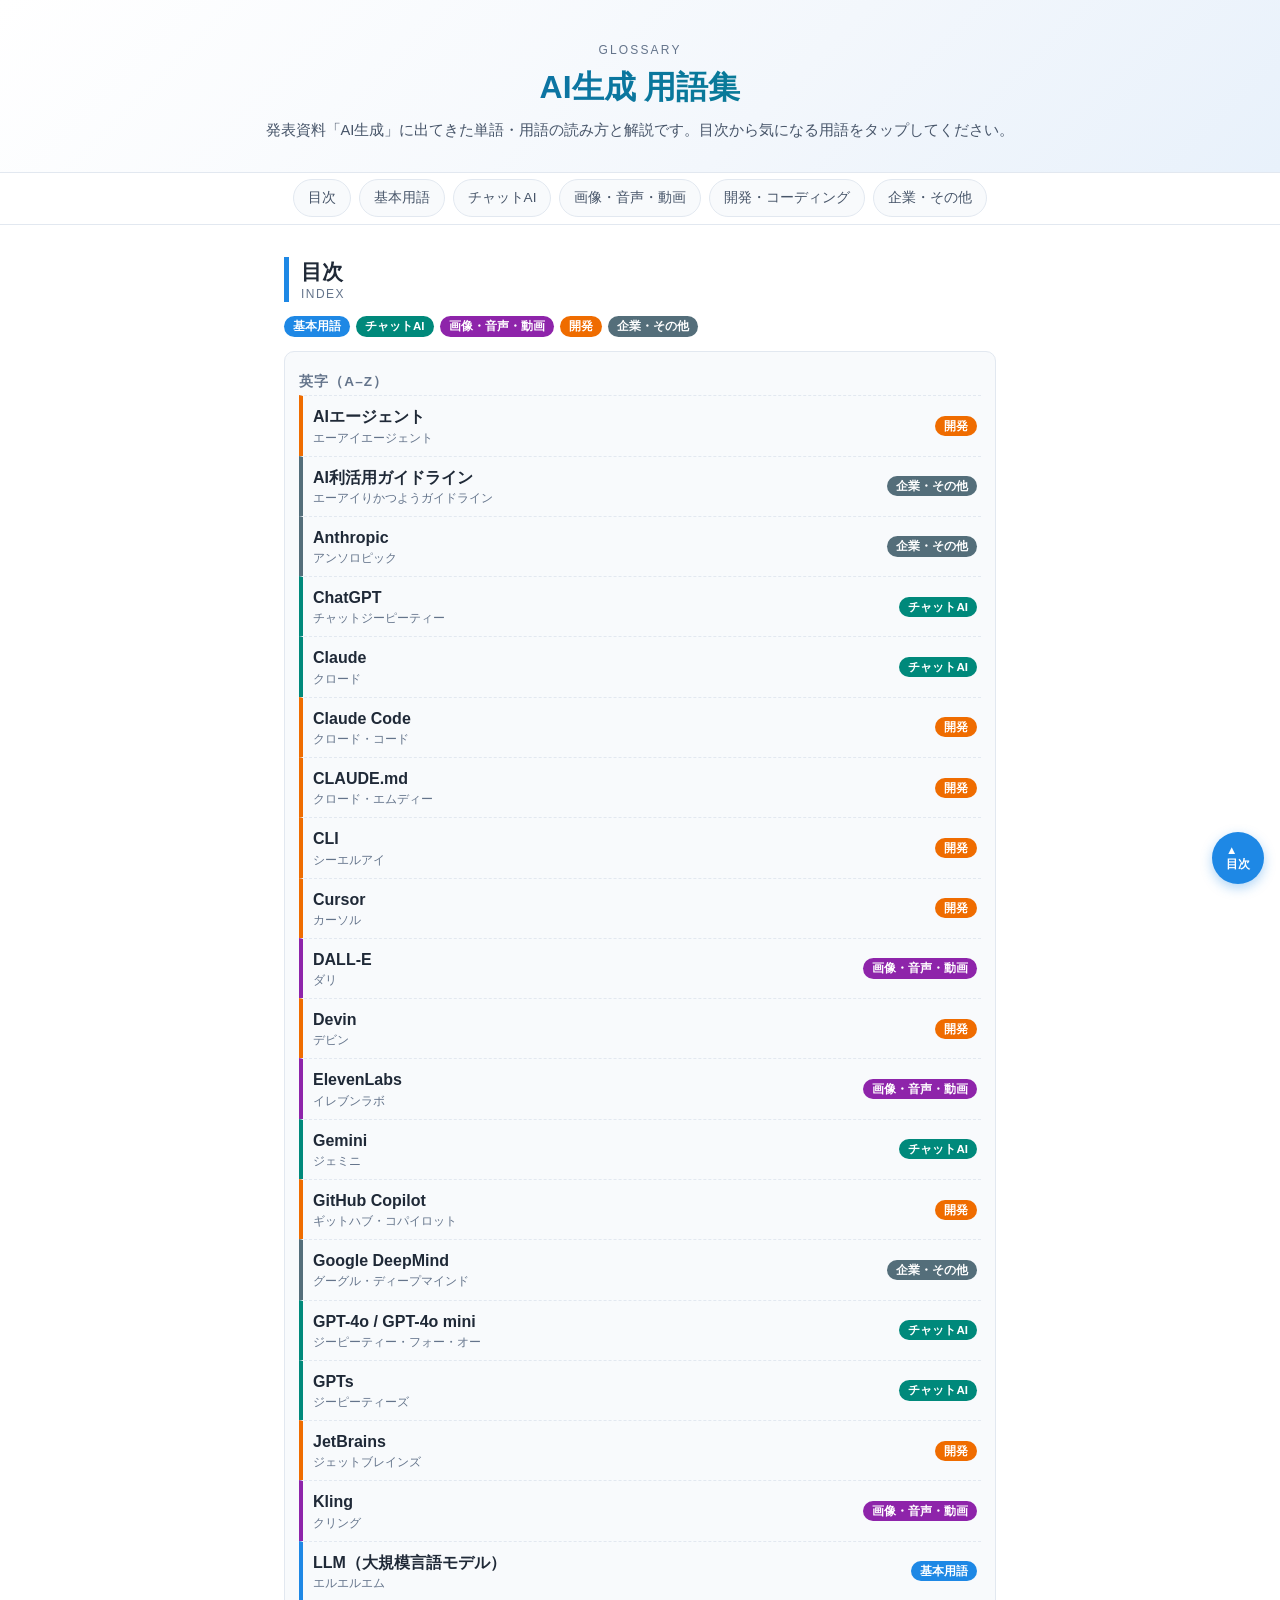
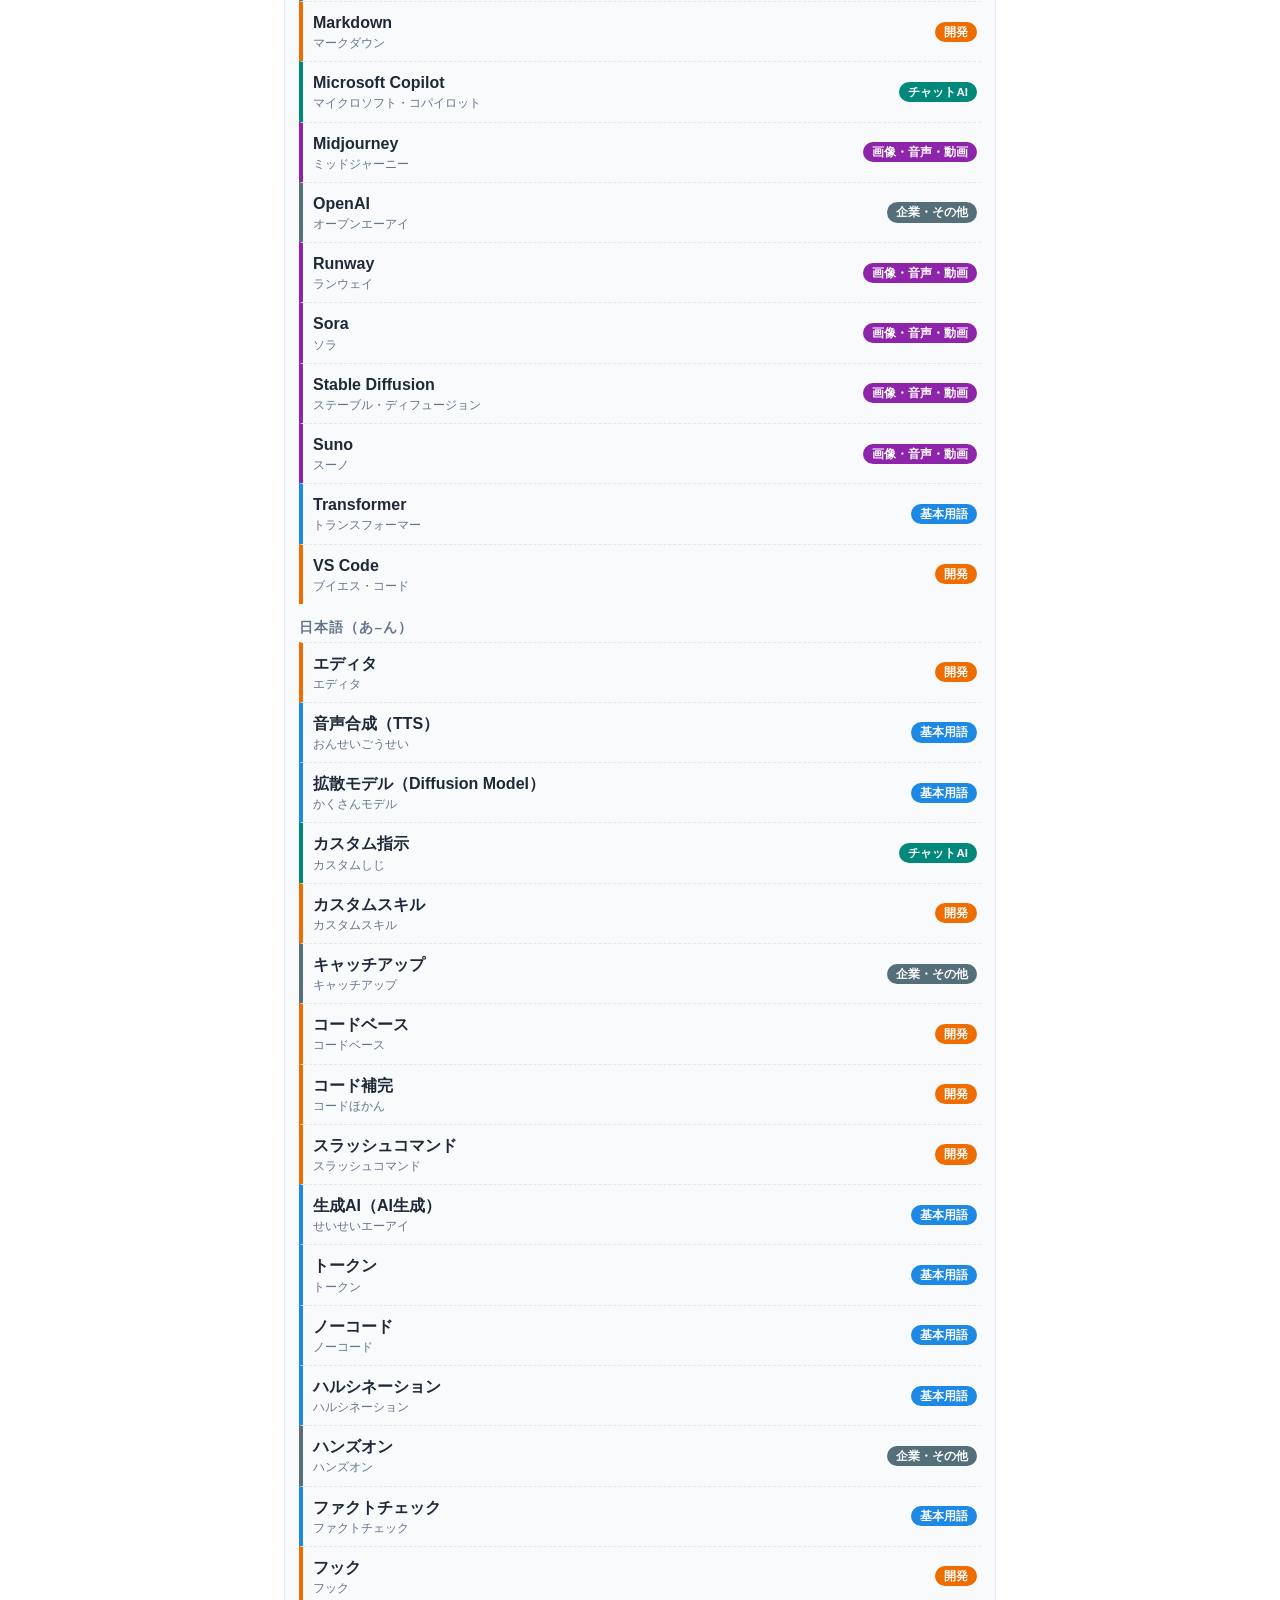
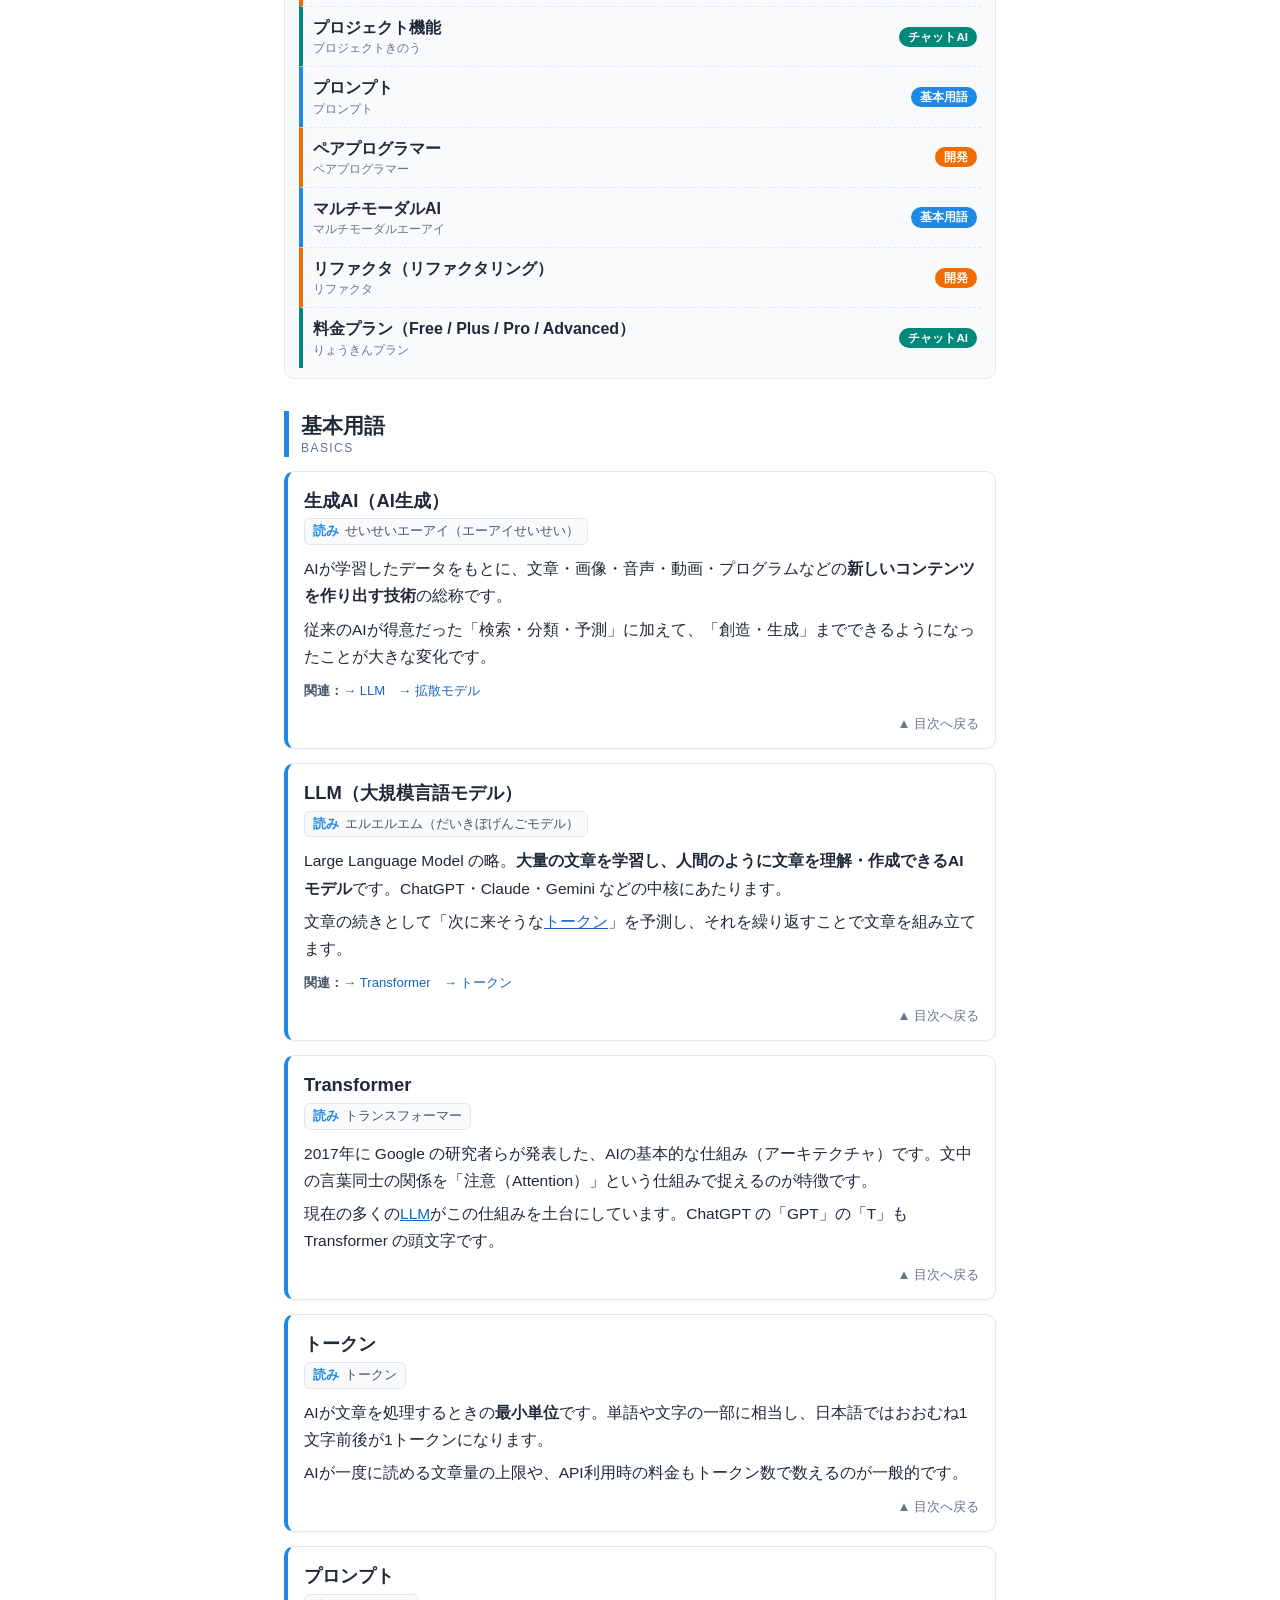
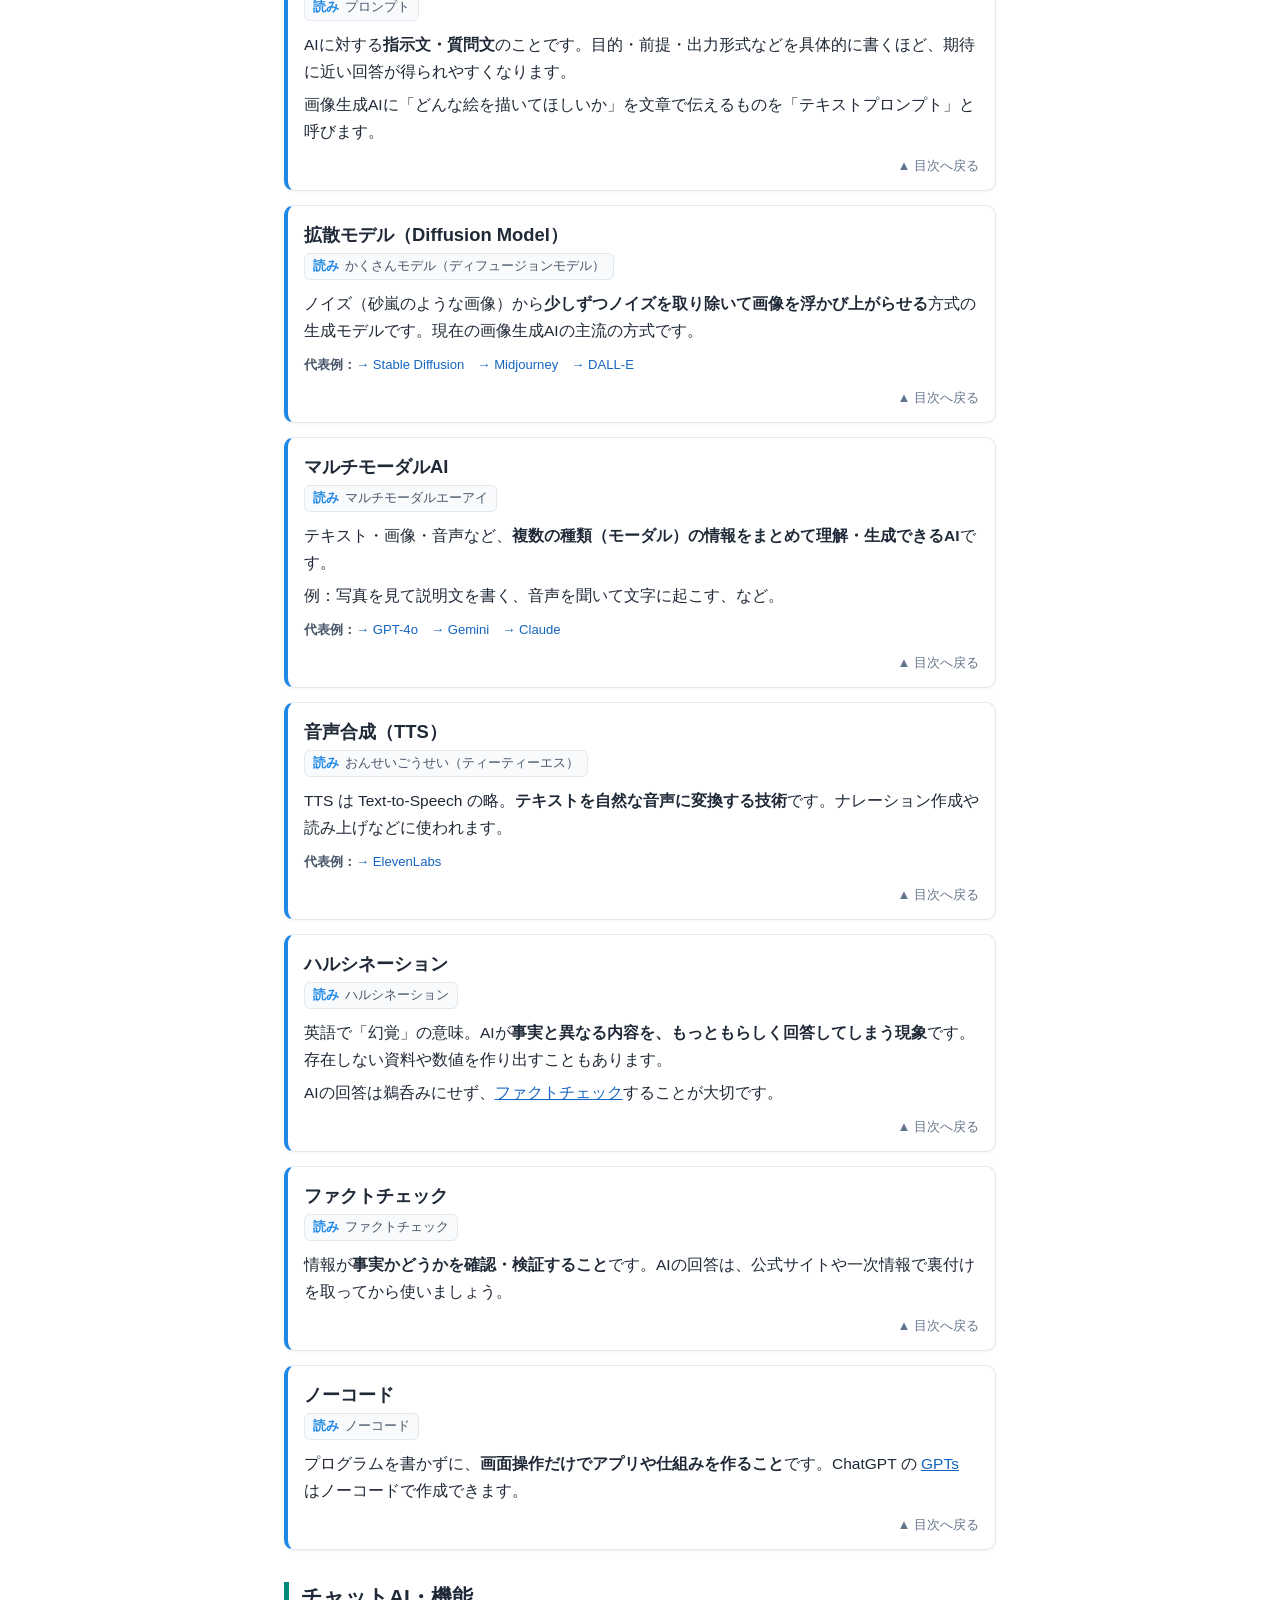
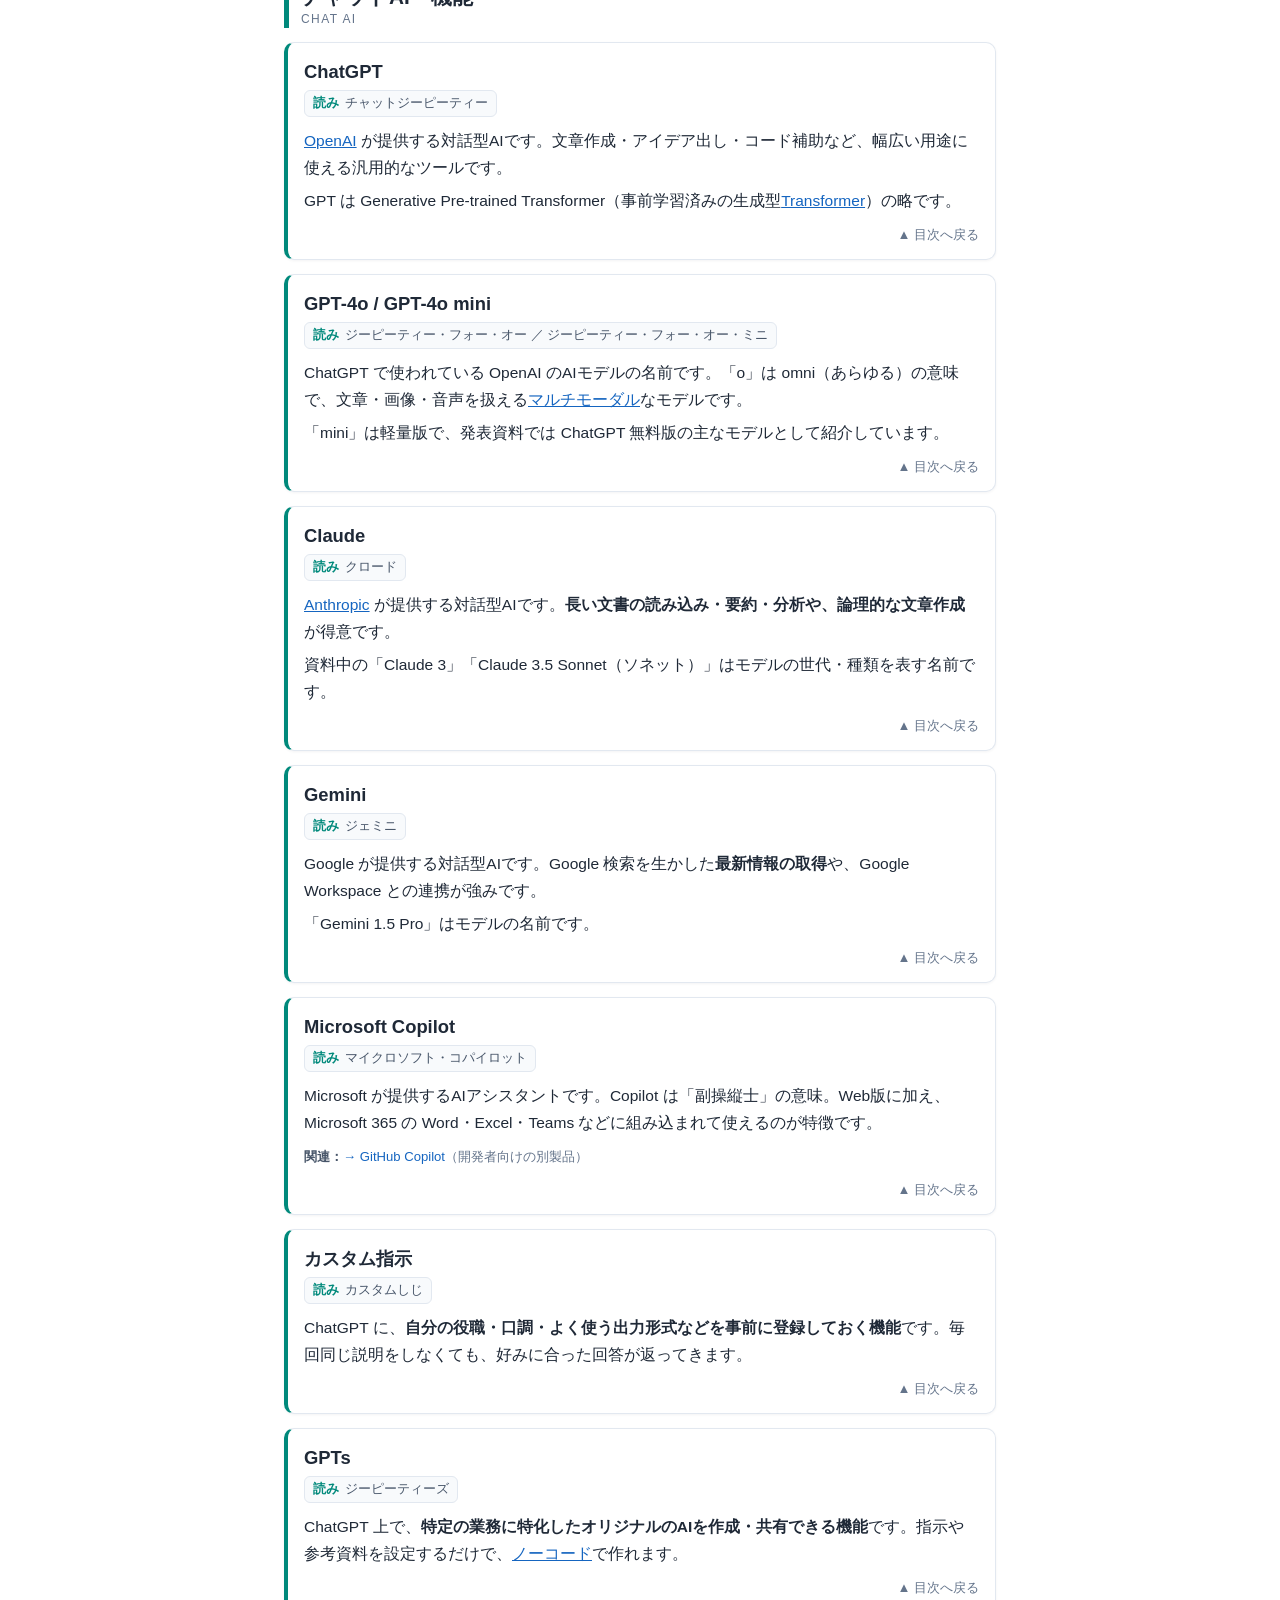
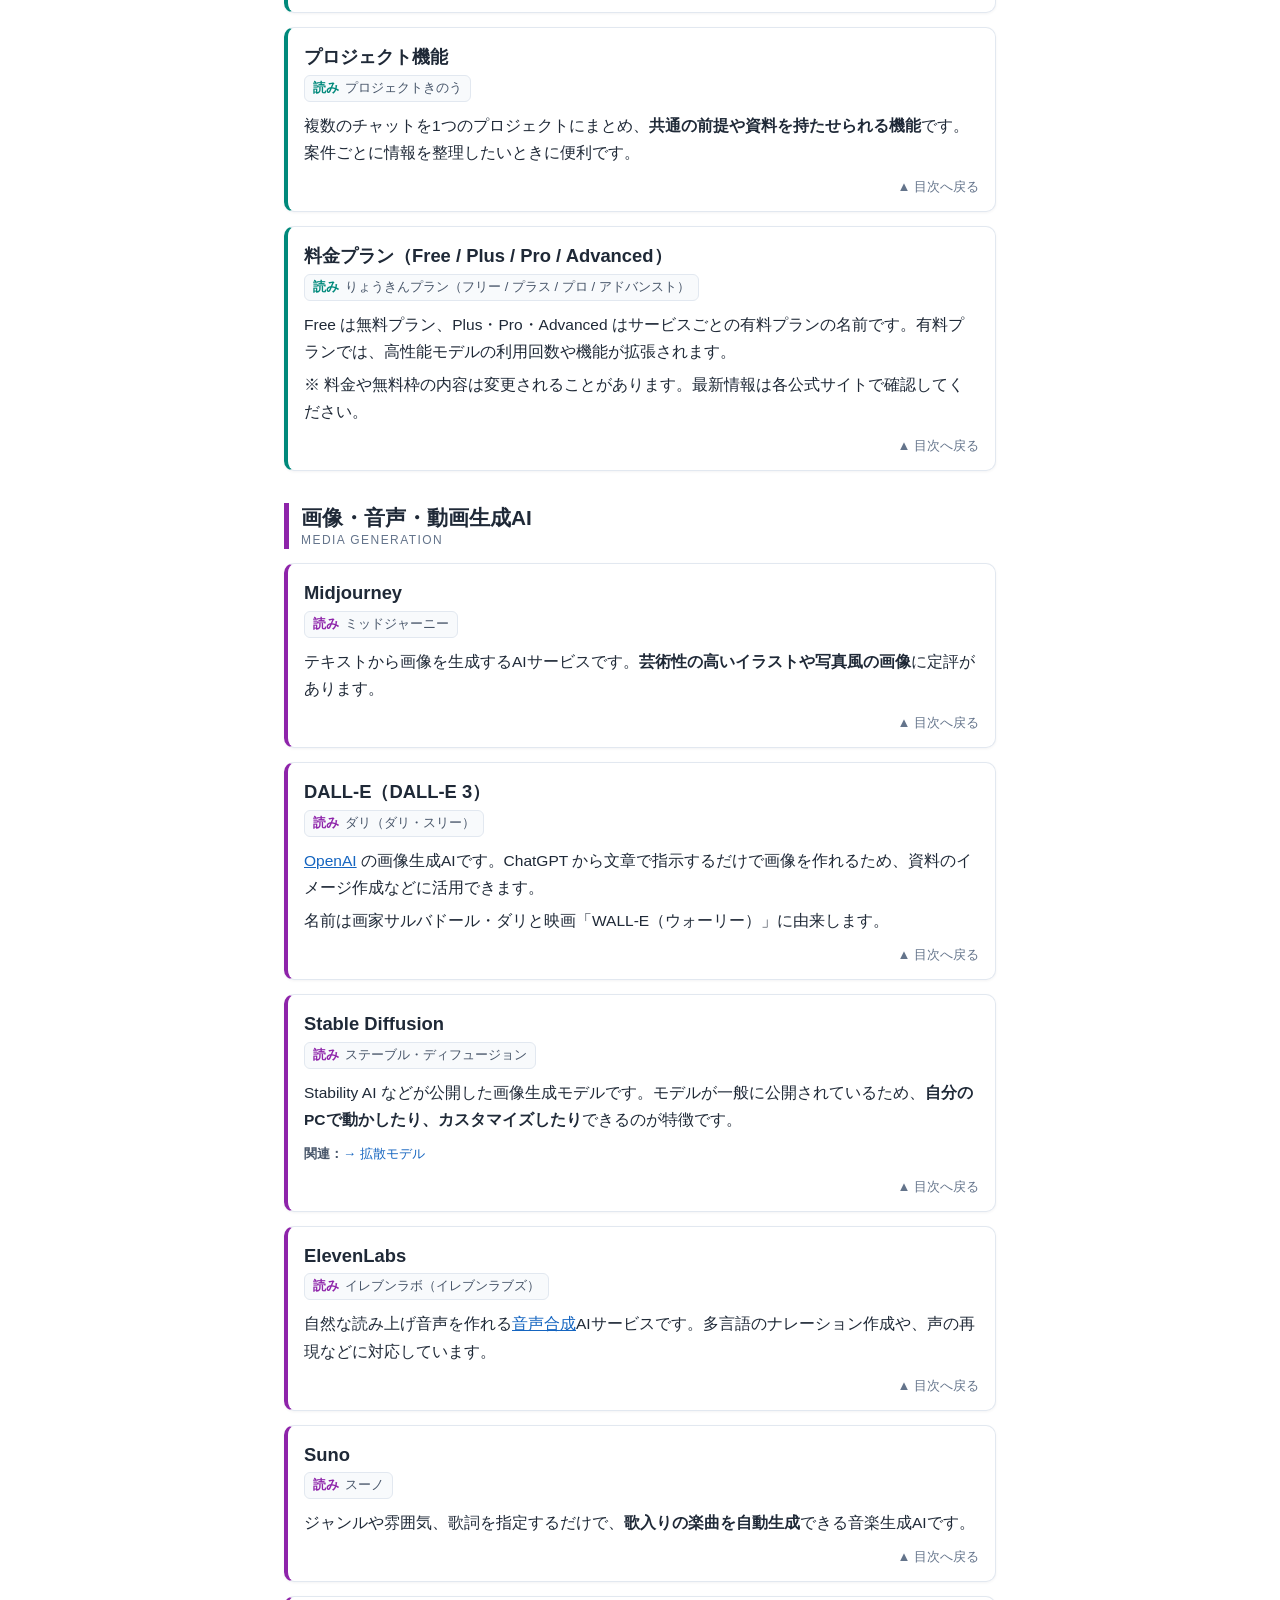
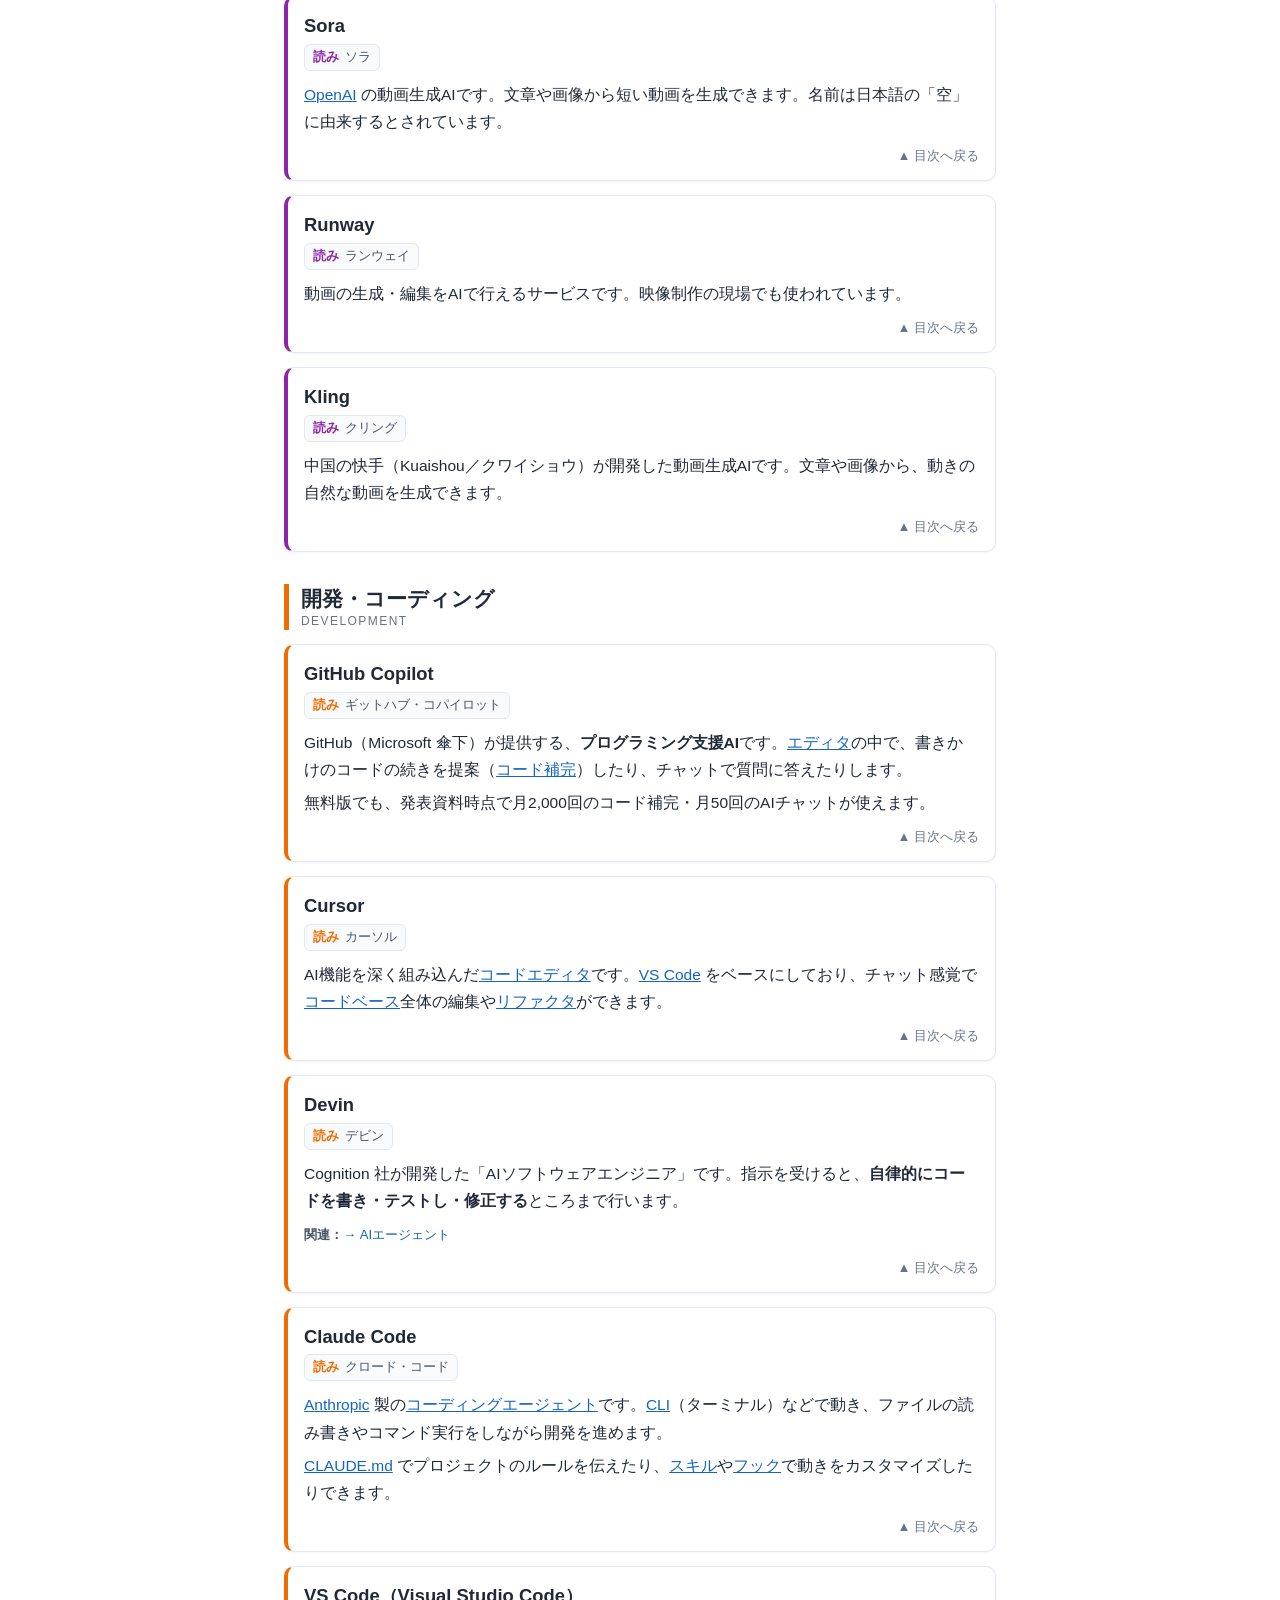
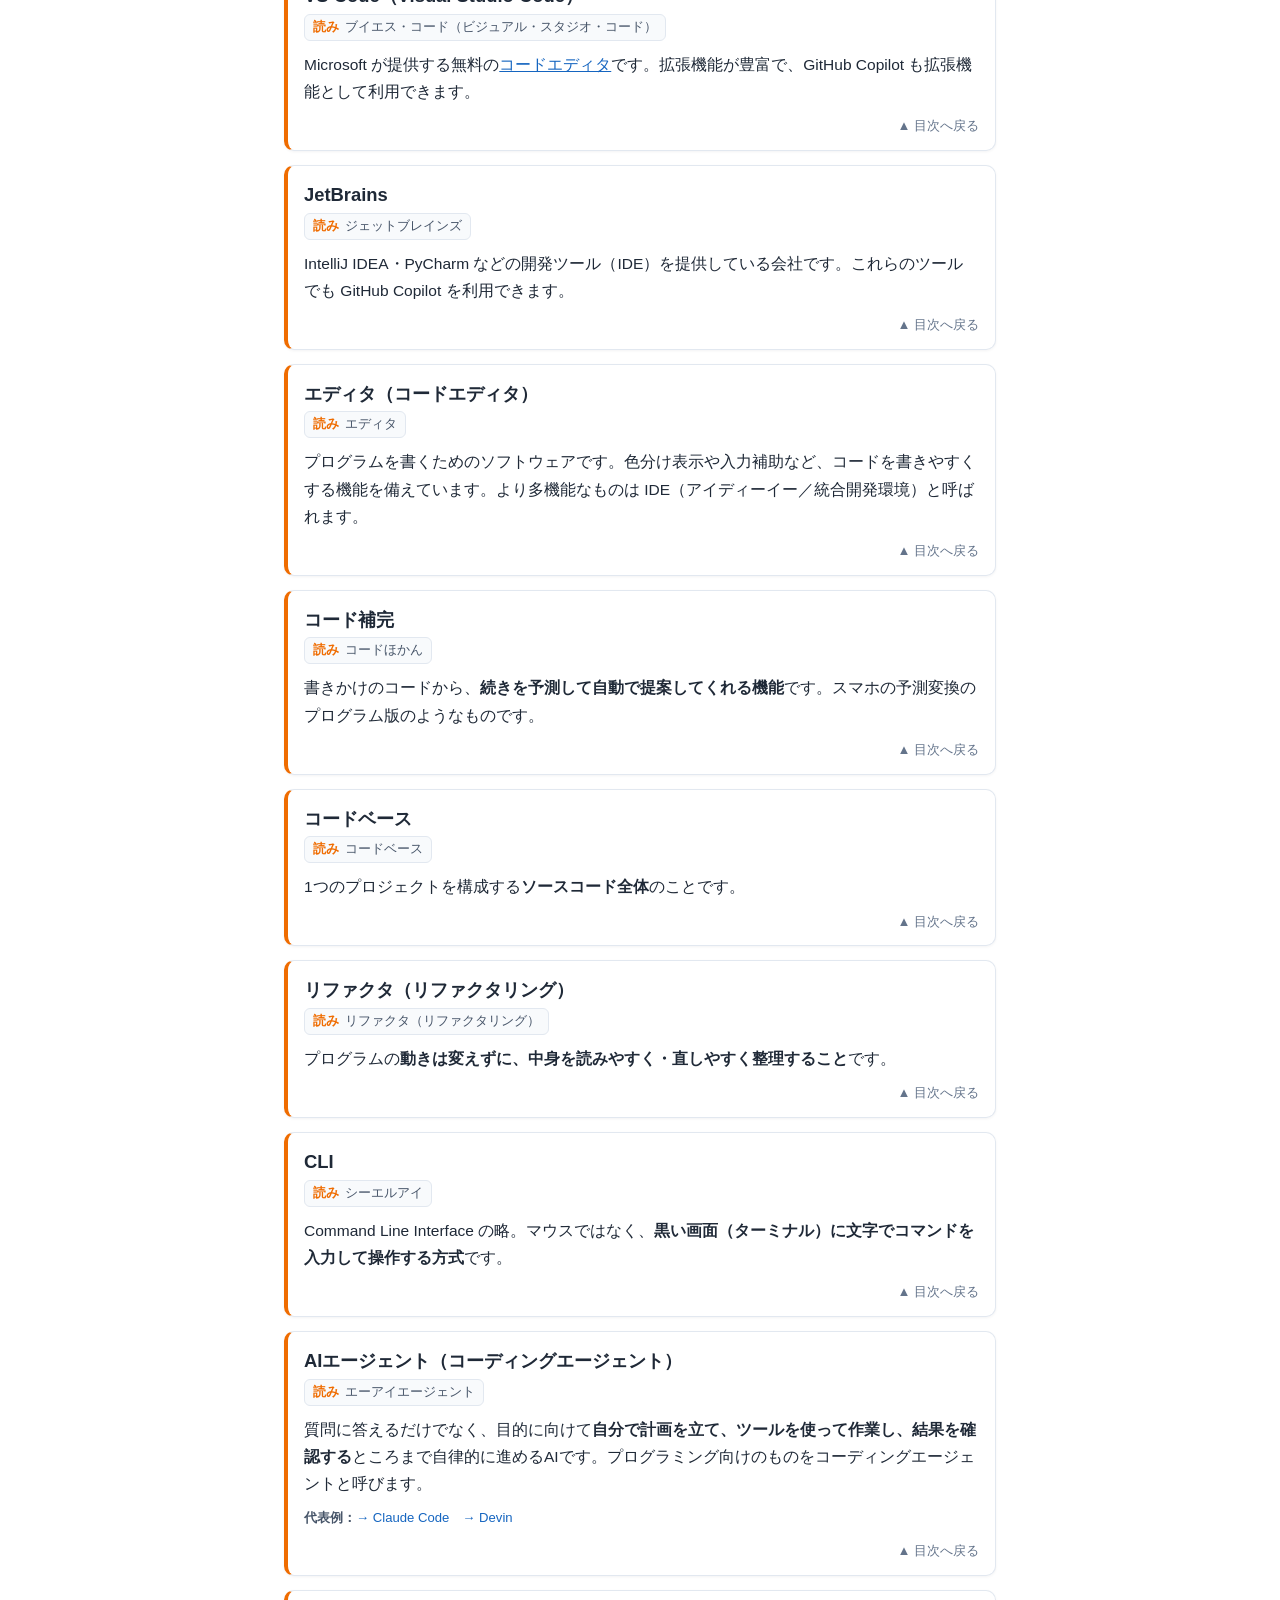
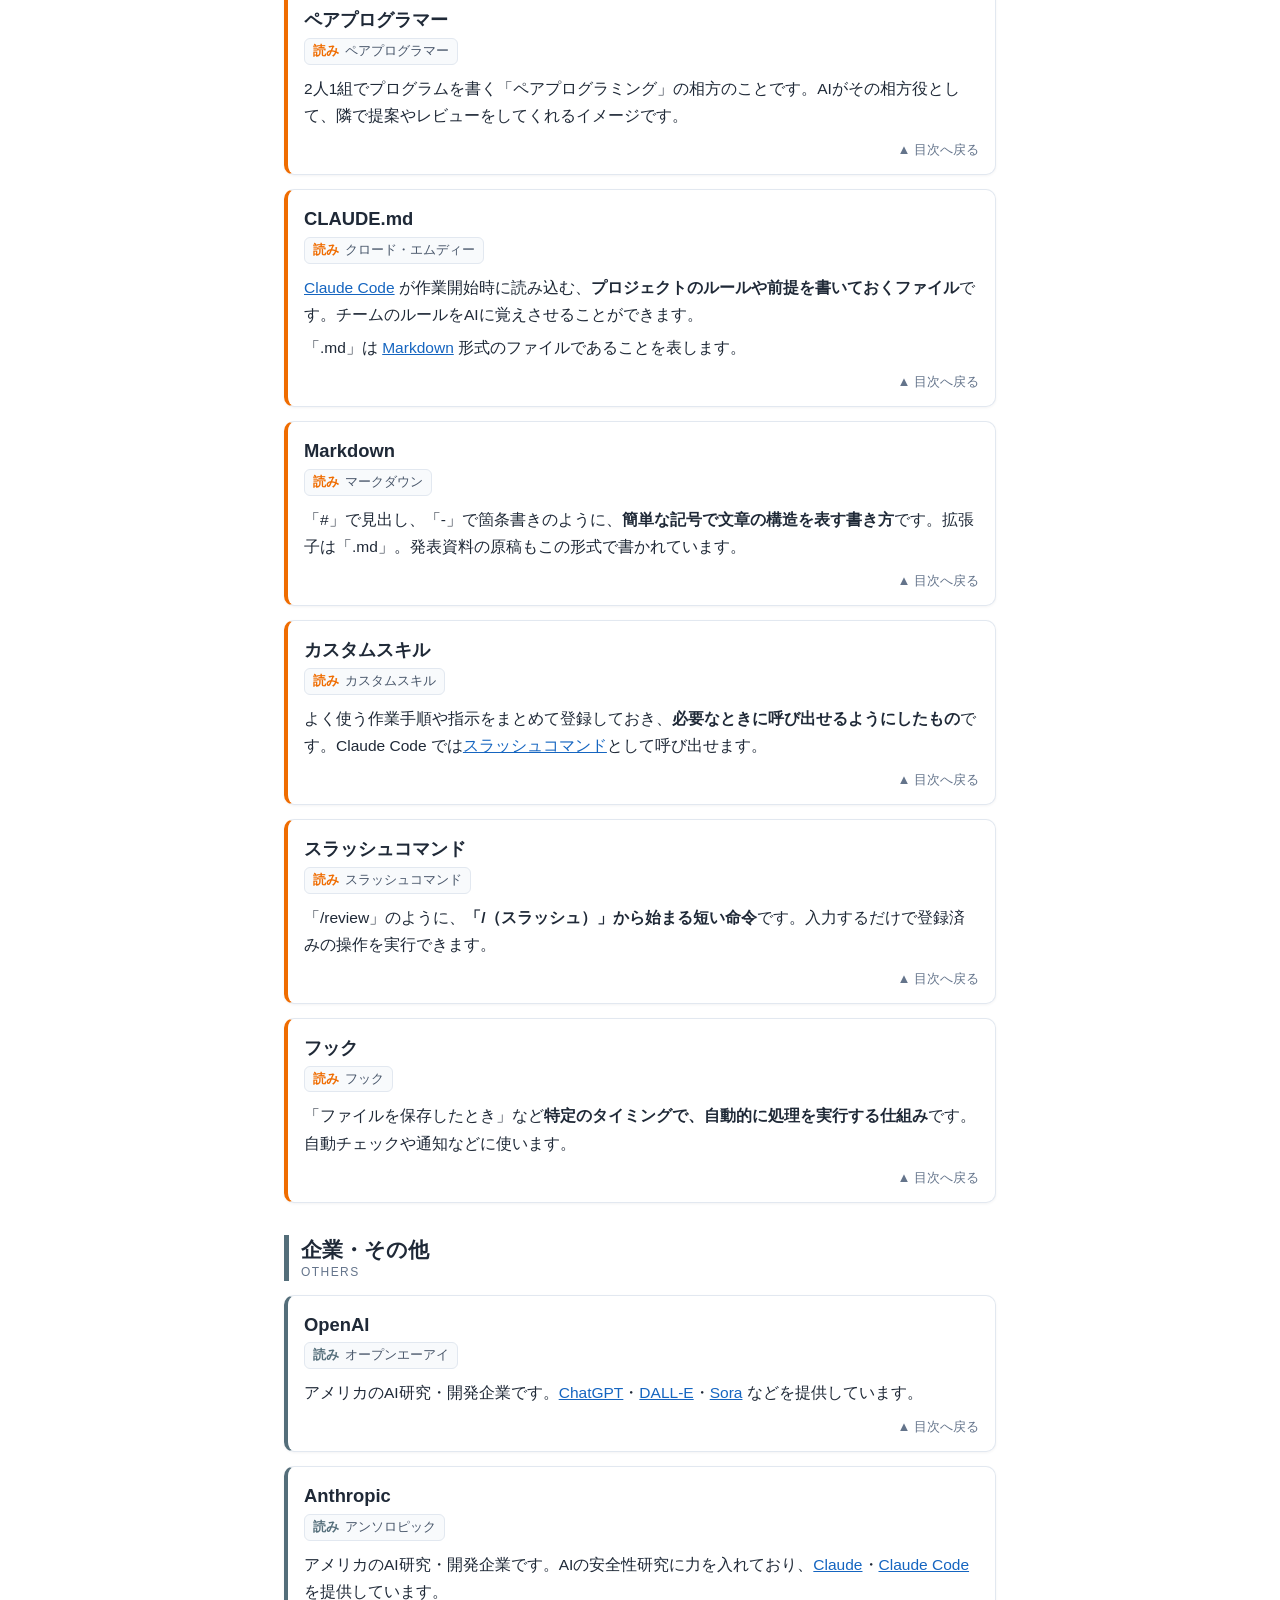
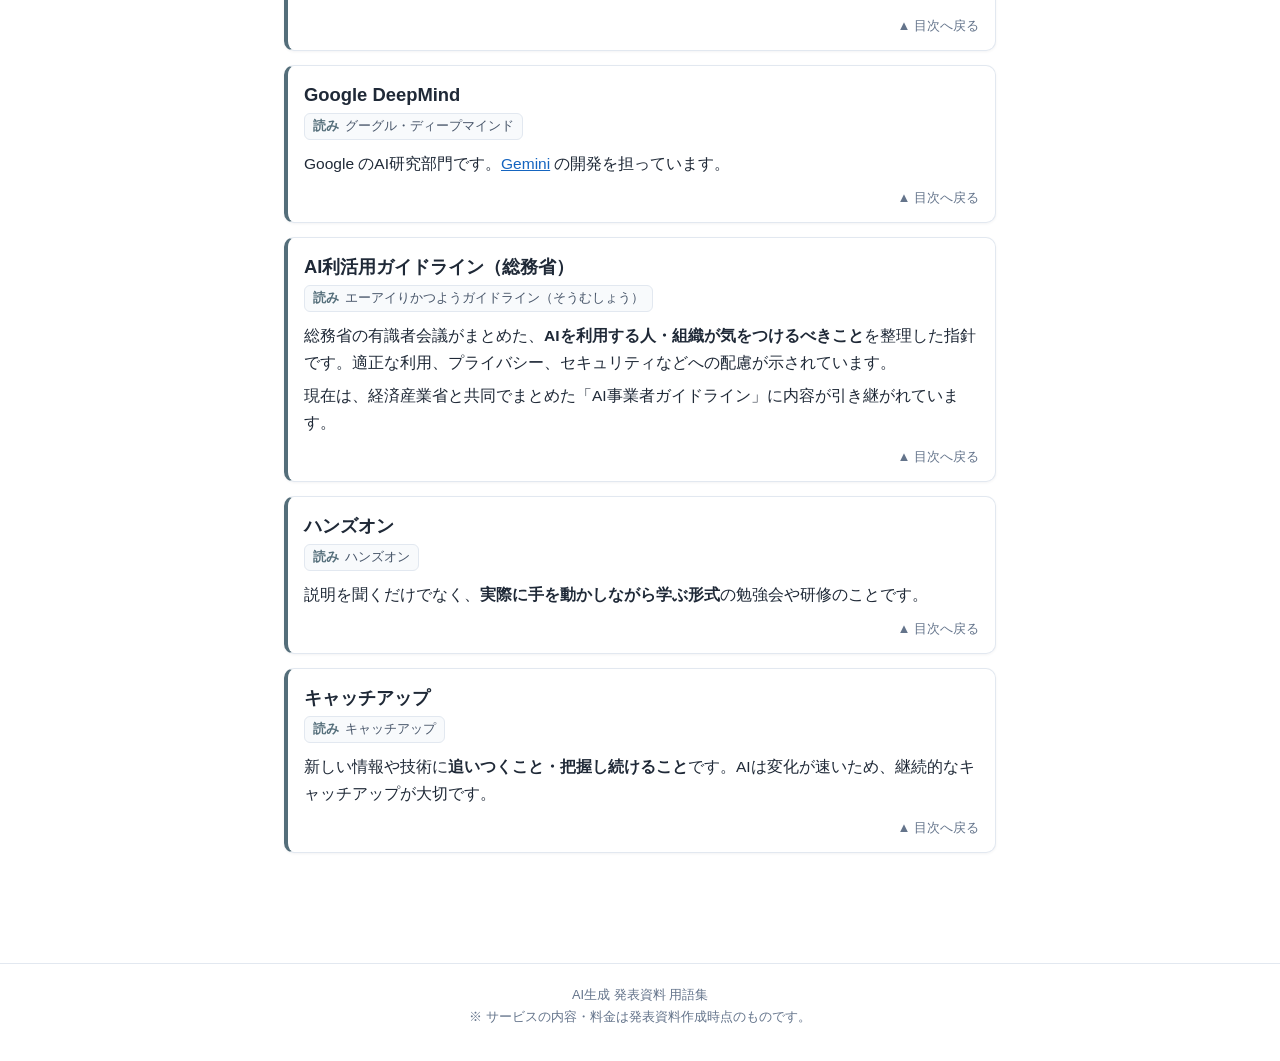
<file: dictionary/index.html>
<!DOCTYPE html>
<html lang="ja">
<head>
<meta charset="UTF-8">
<meta name="viewport" content="width=device-width, initial-scale=1.0, viewport-fit=cover">
<meta name="description" content="発表資料「AI生成」で使用した単語・用語の読み方と解説">
<meta name="theme-color" content="#ffffff">
<title>AI生成 用語集</title>
<style>
  :root {
    --bg: #ffffff;
    --surface: #f8fafc;
    --border: #e2e8f0;
    --text: #1f2937;
    --text-sub: #475569;
    --text-muted: #64748b;
    --accent: #1e88e5;
    --accent-dark: #1565c0;
    --accent-bg: #eaf2fb;
    --c-basic: #1e88e5;
    --c-chat: #00897b;
    --c-media: #8e24aa;
    --c-dev: #ef6c00;
    --c-org: #546e7a;
    --header-h: 52px;
  }

  * { box-sizing: border-box; margin: 0; padding: 0; }

  html {
    scroll-behavior: smooth;
    -webkit-text-size-adjust: 100%;
  }

  body {
    font-family: 'Hiragino Sans', 'Hiragino Kaku Gothic ProN', 'Yu Gothic UI', 'Meiryo', 'Segoe UI', sans-serif;
    background: var(--bg);
    color: var(--text);
    font-size: 16px;
    line-height: 1.75;
    padding-bottom: env(safe-area-inset-bottom);
  }

  a { color: var(--accent-dark); }

  /* ── ヘッダー ── */
  .page-header {
    padding: 28px 16px 20px;
    background: linear-gradient(135deg, #ffffff 0%, #f3f7fc 60%, #e8f1fb 100%);
    border-bottom: 1px solid var(--border);
  }
  .page-header .label {
    font-size: .75rem;
    letter-spacing: .18em;
    color: var(--text-muted);
    text-transform: uppercase;
  }
  .page-header h1 {
    font-size: 1.6rem;
    line-height: 1.4;
    margin: 4px 0 8px;
    background: linear-gradient(90deg, #1565c0, #00897b);
    -webkit-background-clip: text;
    background-clip: text;
    -webkit-text-fill-color: transparent;
  }
  .page-header p {
    font-size: .92rem;
    color: var(--text-sub);
  }

  /* ── カテゴリナビ（固定） ── */
  .cat-nav {
    position: sticky;
    top: 0;
    z-index: 10;
    height: var(--header-h);
    background: rgba(255, 255, 255, .96);
    backdrop-filter: blur(6px);
    -webkit-backdrop-filter: blur(6px);
    border-bottom: 1px solid var(--border);
    display: flex;
    align-items: center;
    gap: 8px;
    padding: 0 16px;
    overflow-x: auto;
    scrollbar-width: none;
  }
  .cat-nav::-webkit-scrollbar { display: none; }
  .cat-nav a {
    flex: 0 0 auto;
    font-size: .85rem;
    text-decoration: none;
    color: var(--text-sub);
    background: var(--surface);
    border: 1px solid var(--border);
    border-radius: 999px;
    padding: 6px 14px;
    white-space: nowrap;
  }
  .cat-nav a:active { background: var(--accent-bg); }

  main {
    max-width: 760px;
    margin: 0 auto;
    padding: 0 16px 96px;
  }

  section, article { scroll-margin-top: calc(var(--header-h) + 12px); }

  h2.section-title {
    font-size: 1.3rem;
    margin: 32px 0 14px;
    padding-left: 12px;
    border-left: 5px solid var(--cat, var(--accent));
    line-height: 1.4;
  }
  h2.section-title small {
    display: block;
    font-size: .75rem;
    font-weight: 400;
    color: var(--text-muted);
    letter-spacing: .12em;
  }

  /* ── 目次 ── */
  .legend {
    display: flex;
    flex-wrap: wrap;
    gap: 6px;
    margin-bottom: 14px;
  }
  .cat-badge {
    flex: 0 0 auto;
    font-size: .72rem;
    font-weight: 600;
    line-height: 1.4;
    color: #fff;
    background: var(--cat);
    border-radius: 999px;
    padding: 2px 9px;
    white-space: nowrap;
  }
  .toc-list {
    background: var(--surface);
    border: 1px solid var(--border);
    border-radius: 10px;
    padding: 6px 14px 10px;
  }
  .toc-list h3 {
    font-size: .85rem;
    color: var(--text-muted);
    letter-spacing: .08em;
    margin: 12px 0 2px;
  }
  .toc-list ul { list-style: none; }
  .toc-list li {
    border-top: 1px dashed var(--border);
    border-left: 4px solid var(--cat);
  }
  .toc-list li a {
    display: flex;
    align-items: center;
    justify-content: space-between;
    gap: 10px;
    padding: 9px 4px 9px 10px;
    min-height: 48px;
    text-decoration: none;
    color: var(--text);
  }
  .toc-list li a:active { background: var(--accent-bg); }
  .toc-term {
    font-weight: 600;
    line-height: 1.45;
    min-width: 0;
  }
  .toc-term .yomi {
    display: block;
    font-size: .78rem;
    font-weight: 400;
    color: var(--text-muted);
  }

  /* ── 用語カード ── */
  .term {
    background: var(--bg);
    border: 1px solid var(--border);
    border-left: 4px solid var(--cat);
    border-radius: 10px;
    padding: 16px 16px 12px;
    margin-bottom: 14px;
    box-shadow: 0 1px 3px rgba(15, 23, 42, .05);
  }
  .term:target {
    background: var(--accent-bg);
    box-shadow: 0 0 0 3px rgba(30, 136, 229, .25);
  }
  .term h3 {
    font-size: 1.15rem;
    line-height: 1.45;
  }
  .term .reading {
    display: inline-block;
    margin: 4px 0 10px;
    font-size: .82rem;
    color: var(--text-sub);
    background: var(--surface);
    border: 1px solid var(--border);
    border-radius: 6px;
    padding: 1px 8px;
  }
  .term .reading::before {
    content: '読み';
    font-weight: 700;
    color: var(--cat);
    margin-right: 6px;
  }
  .term p { font-size: .97rem; }
  .term p + p { margin-top: 6px; }
  .term ul {
    margin: 6px 0 0 1.2em;
    font-size: .95rem;
  }
  .term .meta {
    margin-top: 10px;
    font-size: .82rem;
    color: var(--text-muted);
  }
  .term .meta b {
    color: var(--text-sub);
    font-weight: 600;
  }
  .term .meta a { text-decoration: none; }
  .term .meta a::before { content: '→ '; }
  .term .back {
    display: block;
    margin-top: 10px;
    text-align: right;
    font-size: .82rem;
    text-decoration: none;
    color: var(--text-muted);
  }

  /* カテゴリ色 */
  .cat-basic { --cat: var(--c-basic); }
  .cat-chat  { --cat: var(--c-chat); }
  .cat-media { --cat: var(--c-media); }
  .cat-dev   { --cat: var(--c-dev); }
  .cat-org   { --cat: var(--c-org); }

  /* ── 目次へ戻るボタン ── */
  .to-toc {
    position: fixed;
    right: 16px;
    bottom: calc(16px + env(safe-area-inset-bottom));
    z-index: 20;
    width: 52px;
    height: 52px;
    border-radius: 50%;
    background: var(--accent);
    color: #fff;
    text-decoration: none;
    font-size: .72rem;
    font-weight: 700;
    line-height: 1.2;
    display: flex;
    flex-direction: column;
    align-items: center;
    justify-content: center;
    box-shadow: 0 4px 12px rgba(30, 136, 229, .35);
  }

  footer {
    border-top: 1px solid var(--border);
    padding: 20px 16px 32px;
    text-align: center;
    font-size: .8rem;
    color: var(--text-muted);
  }

  @media (min-width: 640px) {
    .page-header { padding: 40px 24px 28px; text-align: center; }
    .page-header h1 { font-size: 2rem; }
    .cat-nav { justify-content: center; }
    main { padding: 0 24px 96px; }
  }
</style>
</head>
<body>

<header class="page-header">
  <div class="label">Glossary</div>
  <h1>AI生成 用語集</h1>
  <p>発表資料「AI生成」に出てきた単語・用語の読み方と解説です。目次から気になる用語をタップしてください。</p>
</header>

<nav class="cat-nav" aria-label="カテゴリ">
  <a href="#toc">目次</a>
  <a href="#cat-basic">基本用語</a>
  <a href="#cat-chat">チャットAI</a>
  <a href="#cat-media">画像・音声・動画</a>
  <a href="#cat-dev">開発・コーディング</a>
  <a href="#cat-org">企業・その他</a>
</nav>

<main>

<!-- ═════════════ 目次 ═════════════ -->
<section id="toc">
  <h2 class="section-title">目次<small>INDEX</small></h2>

  <div class="legend" aria-label="分類"><span class="cat-basic cat-badge">基本用語</span><span class="cat-chat cat-badge">チャットAI</span><span class="cat-media cat-badge">画像・音声・動画</span><span class="cat-dev cat-badge">開発</span><span class="cat-org cat-badge">企業・その他</span></div>

  <div class="toc-list">
    <h3>英字（A–Z）</h3>
    <ul>
      <li class="cat-dev"><a href="#agent"><span class="toc-term">AIエージェント<span class="yomi">エーアイエージェント</span></span><span class="cat-badge">開発</span></a></li>
      <li class="cat-org"><a href="#guideline"><span class="toc-term">AI利活用ガイドライン<span class="yomi">エーアイりかつようガイドライン</span></span><span class="cat-badge">企業・その他</span></a></li>
      <li class="cat-org"><a href="#anthropic"><span class="toc-term">Anthropic<span class="yomi">アンソロピック</span></span><span class="cat-badge">企業・その他</span></a></li>
      <li class="cat-chat"><a href="#chatgpt"><span class="toc-term">ChatGPT<span class="yomi">チャットジーピーティー</span></span><span class="cat-badge">チャットAI</span></a></li>
      <li class="cat-chat"><a href="#claude"><span class="toc-term">Claude<span class="yomi">クロード</span></span><span class="cat-badge">チャットAI</span></a></li>
      <li class="cat-dev"><a href="#claude-code"><span class="toc-term">Claude Code<span class="yomi">クロード・コード</span></span><span class="cat-badge">開発</span></a></li>
      <li class="cat-dev"><a href="#claude-md"><span class="toc-term">CLAUDE.md<span class="yomi">クロード・エムディー</span></span><span class="cat-badge">開発</span></a></li>
      <li class="cat-dev"><a href="#cli"><span class="toc-term">CLI<span class="yomi">シーエルアイ</span></span><span class="cat-badge">開発</span></a></li>
      <li class="cat-dev"><a href="#cursor"><span class="toc-term">Cursor<span class="yomi">カーソル</span></span><span class="cat-badge">開発</span></a></li>
      <li class="cat-media"><a href="#dalle"><span class="toc-term">DALL-E<span class="yomi">ダリ</span></span><span class="cat-badge">画像・音声・動画</span></a></li>
      <li class="cat-dev"><a href="#devin"><span class="toc-term">Devin<span class="yomi">デビン</span></span><span class="cat-badge">開発</span></a></li>
      <li class="cat-media"><a href="#elevenlabs"><span class="toc-term">ElevenLabs<span class="yomi">イレブンラボ</span></span><span class="cat-badge">画像・音声・動画</span></a></li>
      <li class="cat-chat"><a href="#gemini"><span class="toc-term">Gemini<span class="yomi">ジェミニ</span></span><span class="cat-badge">チャットAI</span></a></li>
      <li class="cat-dev"><a href="#github-copilot"><span class="toc-term">GitHub Copilot<span class="yomi">ギットハブ・コパイロット</span></span><span class="cat-badge">開発</span></a></li>
      <li class="cat-org"><a href="#deepmind"><span class="toc-term">Google DeepMind<span class="yomi">グーグル・ディープマインド</span></span><span class="cat-badge">企業・その他</span></a></li>
      <li class="cat-chat"><a href="#gpt-4o"><span class="toc-term">GPT-4o / GPT-4o mini<span class="yomi">ジーピーティー・フォー・オー</span></span><span class="cat-badge">チャットAI</span></a></li>
      <li class="cat-chat"><a href="#gpts"><span class="toc-term">GPTs<span class="yomi">ジーピーティーズ</span></span><span class="cat-badge">チャットAI</span></a></li>
      <li class="cat-dev"><a href="#jetbrains"><span class="toc-term">JetBrains<span class="yomi">ジェットブレインズ</span></span><span class="cat-badge">開発</span></a></li>
      <li class="cat-media"><a href="#kling"><span class="toc-term">Kling<span class="yomi">クリング</span></span><span class="cat-badge">画像・音声・動画</span></a></li>
      <li class="cat-basic"><a href="#llm"><span class="toc-term">LLM（大規模言語モデル）<span class="yomi">エルエルエム</span></span><span class="cat-badge">基本用語</span></a></li>
      <li class="cat-dev"><a href="#markdown"><span class="toc-term">Markdown<span class="yomi">マークダウン</span></span><span class="cat-badge">開発</span></a></li>
      <li class="cat-chat"><a href="#copilot"><span class="toc-term">Microsoft Copilot<span class="yomi">マイクロソフト・コパイロット</span></span><span class="cat-badge">チャットAI</span></a></li>
      <li class="cat-media"><a href="#midjourney"><span class="toc-term">Midjourney<span class="yomi">ミッドジャーニー</span></span><span class="cat-badge">画像・音声・動画</span></a></li>
      <li class="cat-org"><a href="#openai"><span class="toc-term">OpenAI<span class="yomi">オープンエーアイ</span></span><span class="cat-badge">企業・その他</span></a></li>
      <li class="cat-media"><a href="#runway"><span class="toc-term">Runway<span class="yomi">ランウェイ</span></span><span class="cat-badge">画像・音声・動画</span></a></li>
      <li class="cat-media"><a href="#sora"><span class="toc-term">Sora<span class="yomi">ソラ</span></span><span class="cat-badge">画像・音声・動画</span></a></li>
      <li class="cat-media"><a href="#stable-diffusion"><span class="toc-term">Stable Diffusion<span class="yomi">ステーブル・ディフュージョン</span></span><span class="cat-badge">画像・音声・動画</span></a></li>
      <li class="cat-media"><a href="#suno"><span class="toc-term">Suno<span class="yomi">スーノ</span></span><span class="cat-badge">画像・音声・動画</span></a></li>
      <li class="cat-basic"><a href="#transformer"><span class="toc-term">Transformer<span class="yomi">トランスフォーマー</span></span><span class="cat-badge">基本用語</span></a></li>
      <li class="cat-dev"><a href="#vscode"><span class="toc-term">VS Code<span class="yomi">ブイエス・コード</span></span><span class="cat-badge">開発</span></a></li>
    </ul>
    <h3>日本語（あ–ん）</h3>
    <ul>
      <li class="cat-dev"><a href="#editor"><span class="toc-term">エディタ<span class="yomi">エディタ</span></span><span class="cat-badge">開発</span></a></li>
      <li class="cat-basic"><a href="#tts"><span class="toc-term">音声合成（TTS）<span class="yomi">おんせいごうせい</span></span><span class="cat-badge">基本用語</span></a></li>
      <li class="cat-basic"><a href="#diffusion"><span class="toc-term">拡散モデル（Diffusion Model）<span class="yomi">かくさんモデル</span></span><span class="cat-badge">基本用語</span></a></li>
      <li class="cat-chat"><a href="#custom-instructions"><span class="toc-term">カスタム指示<span class="yomi">カスタムしじ</span></span><span class="cat-badge">チャットAI</span></a></li>
      <li class="cat-dev"><a href="#skill"><span class="toc-term">カスタムスキル<span class="yomi">カスタムスキル</span></span><span class="cat-badge">開発</span></a></li>
      <li class="cat-org"><a href="#catch-up"><span class="toc-term">キャッチアップ<span class="yomi">キャッチアップ</span></span><span class="cat-badge">企業・その他</span></a></li>
      <li class="cat-dev"><a href="#codebase"><span class="toc-term">コードベース<span class="yomi">コードベース</span></span><span class="cat-badge">開発</span></a></li>
      <li class="cat-dev"><a href="#completion"><span class="toc-term">コード補完<span class="yomi">コードほかん</span></span><span class="cat-badge">開発</span></a></li>
      <li class="cat-dev"><a href="#slash-command"><span class="toc-term">スラッシュコマンド<span class="yomi">スラッシュコマンド</span></span><span class="cat-badge">開発</span></a></li>
      <li class="cat-basic"><a href="#generative-ai"><span class="toc-term">生成AI（AI生成）<span class="yomi">せいせいエーアイ</span></span><span class="cat-badge">基本用語</span></a></li>
      <li class="cat-basic"><a href="#token"><span class="toc-term">トークン<span class="yomi">トークン</span></span><span class="cat-badge">基本用語</span></a></li>
      <li class="cat-basic"><a href="#nocode"><span class="toc-term">ノーコード<span class="yomi">ノーコード</span></span><span class="cat-badge">基本用語</span></a></li>
      <li class="cat-basic"><a href="#hallucination"><span class="toc-term">ハルシネーション<span class="yomi">ハルシネーション</span></span><span class="cat-badge">基本用語</span></a></li>
      <li class="cat-org"><a href="#hands-on"><span class="toc-term">ハンズオン<span class="yomi">ハンズオン</span></span><span class="cat-badge">企業・その他</span></a></li>
      <li class="cat-basic"><a href="#factcheck"><span class="toc-term">ファクトチェック<span class="yomi">ファクトチェック</span></span><span class="cat-badge">基本用語</span></a></li>
      <li class="cat-dev"><a href="#hook"><span class="toc-term">フック<span class="yomi">フック</span></span><span class="cat-badge">開発</span></a></li>
      <li class="cat-chat"><a href="#project"><span class="toc-term">プロジェクト機能<span class="yomi">プロジェクトきのう</span></span><span class="cat-badge">チャットAI</span></a></li>
      <li class="cat-basic"><a href="#prompt"><span class="toc-term">プロンプト<span class="yomi">プロンプト</span></span><span class="cat-badge">基本用語</span></a></li>
      <li class="cat-dev"><a href="#pair-programmer"><span class="toc-term">ペアプログラマー<span class="yomi">ペアプログラマー</span></span><span class="cat-badge">開発</span></a></li>
      <li class="cat-basic"><a href="#multimodal"><span class="toc-term">マルチモーダルAI<span class="yomi">マルチモーダルエーアイ</span></span><span class="cat-badge">基本用語</span></a></li>
      <li class="cat-dev"><a href="#refactor"><span class="toc-term">リファクタ（リファクタリング）<span class="yomi">リファクタ</span></span><span class="cat-badge">開発</span></a></li>
      <li class="cat-chat"><a href="#plans"><span class="toc-term">料金プラン（Free / Plus / Pro / Advanced）<span class="yomi">りょうきんプラン</span></span><span class="cat-badge">チャットAI</span></a></li>
    </ul>
  </div>
</section>

<!-- ═════════════ 基本用語 ═════════════ -->
<section id="cat-basic" class="cat-basic">
  <h2 class="section-title">基本用語<small>BASICS</small></h2>

  <article class="term" id="generative-ai">
    <h3>生成AI（AI生成）</h3>
    <span class="reading">せいせいエーアイ（エーアイせいせい）</span>
    <p>AIが学習したデータをもとに、文章・画像・音声・動画・プログラムなどの<strong>新しいコンテンツを作り出す技術</strong>の総称です。</p>
    <p>従来のAIが得意だった「検索・分類・予測」に加えて、「創造・生成」までできるようになったことが大きな変化です。</p>
    <div class="meta"><b>関連：</b><a href="#llm">LLM</a>　<a href="#diffusion">拡散モデル</a></div>
    <a class="back" href="#toc">▲ 目次へ戻る</a>
  </article>

  <article class="term" id="llm">
    <h3>LLM（大規模言語モデル）</h3>
    <span class="reading">エルエルエム（だいきぼげんごモデル）</span>
    <p>Large Language Model の略。<strong>大量の文章を学習し、人間のように文章を理解・作成できるAIモデル</strong>です。ChatGPT・Claude・Gemini などの中核にあたります。</p>
    <p>文章の続きとして「次に来そうな<a href="#token">トークン</a>」を予測し、それを繰り返すことで文章を組み立てます。</p>
    <div class="meta"><b>関連：</b><a href="#transformer">Transformer</a>　<a href="#token">トークン</a></div>
    <a class="back" href="#toc">▲ 目次へ戻る</a>
  </article>

  <article class="term" id="transformer">
    <h3>Transformer</h3>
    <span class="reading">トランスフォーマー</span>
    <p>2017年に Google の研究者らが発表した、AIの基本的な仕組み（アーキテクチャ）です。文中の言葉同士の関係を「注意（Attention）」という仕組みで捉えるのが特徴です。</p>
    <p>現在の多くの<a href="#llm">LLM</a>がこの仕組みを土台にしています。ChatGPT の「GPT」の「T」も Transformer の頭文字です。</p>
    <a class="back" href="#toc">▲ 目次へ戻る</a>
  </article>

  <article class="term" id="token">
    <h3>トークン</h3>
    <span class="reading">トークン</span>
    <p>AIが文章を処理するときの<strong>最小単位</strong>です。単語や文字の一部に相当し、日本語ではおおむね1文字前後が1トークンになります。</p>
    <p>AIが一度に読める文章量の上限や、API利用時の料金もトークン数で数えるのが一般的です。</p>
    <a class="back" href="#toc">▲ 目次へ戻る</a>
  </article>

  <article class="term" id="prompt">
    <h3>プロンプト</h3>
    <span class="reading">プロンプト</span>
    <p>AIに対する<strong>指示文・質問文</strong>のことです。目的・前提・出力形式などを具体的に書くほど、期待に近い回答が得られやすくなります。</p>
    <p>画像生成AIに「どんな絵を描いてほしいか」を文章で伝えるものを「テキストプロンプト」と呼びます。</p>
    <a class="back" href="#toc">▲ 目次へ戻る</a>
  </article>

  <article class="term" id="diffusion">
    <h3>拡散モデル（Diffusion Model）</h3>
    <span class="reading">かくさんモデル（ディフュージョンモデル）</span>
    <p>ノイズ（砂嵐のような画像）から<strong>少しずつノイズを取り除いて画像を浮かび上がらせる</strong>方式の生成モデルです。現在の画像生成AIの主流の方式です。</p>
    <div class="meta"><b>代表例：</b><a href="#stable-diffusion">Stable Diffusion</a>　<a href="#midjourney">Midjourney</a>　<a href="#dalle">DALL-E</a></div>
    <a class="back" href="#toc">▲ 目次へ戻る</a>
  </article>

  <article class="term" id="multimodal">
    <h3>マルチモーダルAI</h3>
    <span class="reading">マルチモーダルエーアイ</span>
    <p>テキスト・画像・音声など、<strong>複数の種類（モーダル）の情報をまとめて理解・生成できるAI</strong>です。</p>
    <p>例：写真を見て説明文を書く、音声を聞いて文字に起こす、など。</p>
    <div class="meta"><b>代表例：</b><a href="#gpt-4o">GPT-4o</a>　<a href="#gemini">Gemini</a>　<a href="#claude">Claude</a></div>
    <a class="back" href="#toc">▲ 目次へ戻る</a>
  </article>

  <article class="term" id="tts">
    <h3>音声合成（TTS）</h3>
    <span class="reading">おんせいごうせい（ティーティーエス）</span>
    <p>TTS は Text-to-Speech の略。<strong>テキストを自然な音声に変換する技術</strong>です。ナレーション作成や読み上げなどに使われます。</p>
    <div class="meta"><b>代表例：</b><a href="#elevenlabs">ElevenLabs</a></div>
    <a class="back" href="#toc">▲ 目次へ戻る</a>
  </article>

  <article class="term" id="hallucination">
    <h3>ハルシネーション</h3>
    <span class="reading">ハルシネーション</span>
    <p>英語で「幻覚」の意味。AIが<strong>事実と異なる内容を、もっともらしく回答してしまう現象</strong>です。存在しない資料や数値を作り出すこともあります。</p>
    <p>AIの回答は鵜呑みにせず、<a href="#factcheck">ファクトチェック</a>することが大切です。</p>
    <a class="back" href="#toc">▲ 目次へ戻る</a>
  </article>

  <article class="term" id="factcheck">
    <h3>ファクトチェック</h3>
    <span class="reading">ファクトチェック</span>
    <p>情報が<strong>事実かどうかを確認・検証すること</strong>です。AIの回答は、公式サイトや一次情報で裏付けを取ってから使いましょう。</p>
    <a class="back" href="#toc">▲ 目次へ戻る</a>
  </article>

  <article class="term" id="nocode">
    <h3>ノーコード</h3>
    <span class="reading">ノーコード</span>
    <p>プログラムを書かずに、<strong>画面操作だけでアプリや仕組みを作ること</strong>です。ChatGPT の <a href="#gpts">GPTs</a> はノーコードで作成できます。</p>
    <a class="back" href="#toc">▲ 目次へ戻る</a>
  </article>
</section>

<!-- ═════════════ チャットAI・機能 ═════════════ -->
<section id="cat-chat" class="cat-chat">
  <h2 class="section-title">チャットAI・機能<small>CHAT AI</small></h2>

  <article class="term" id="chatgpt">
    <h3>ChatGPT</h3>
    <span class="reading">チャットジーピーティー</span>
    <p><a href="#openai">OpenAI</a> が提供する対話型AIです。文章作成・アイデア出し・コード補助など、幅広い用途に使える汎用的なツールです。</p>
    <p>GPT は Generative Pre-trained Transformer（事前学習済みの生成型<a href="#transformer">Transformer</a>）の略です。</p>
    <a class="back" href="#toc">▲ 目次へ戻る</a>
  </article>

  <article class="term" id="gpt-4o">
    <h3>GPT-4o / GPT-4o mini</h3>
    <span class="reading">ジーピーティー・フォー・オー ／ ジーピーティー・フォー・オー・ミニ</span>
    <p>ChatGPT で使われている OpenAI のAIモデルの名前です。「o」は omni（あらゆる）の意味で、文章・画像・音声を扱える<a href="#multimodal">マルチモーダル</a>なモデルです。</p>
    <p>「mini」は軽量版で、発表資料では ChatGPT 無料版の主なモデルとして紹介しています。</p>
    <a class="back" href="#toc">▲ 目次へ戻る</a>
  </article>

  <article class="term" id="claude">
    <h3>Claude</h3>
    <span class="reading">クロード</span>
    <p><a href="#anthropic">Anthropic</a> が提供する対話型AIです。<strong>長い文書の読み込み・要約・分析や、論理的な文章作成</strong>が得意です。</p>
    <p>資料中の「Claude 3」「Claude 3.5 Sonnet（ソネット）」はモデルの世代・種類を表す名前です。</p>
    <a class="back" href="#toc">▲ 目次へ戻る</a>
  </article>

  <article class="term" id="gemini">
    <h3>Gemini</h3>
    <span class="reading">ジェミニ</span>
    <p>Google が提供する対話型AIです。Google 検索を生かした<strong>最新情報の取得</strong>や、Google Workspace との連携が強みです。</p>
    <p>「Gemini 1.5 Pro」はモデルの名前です。</p>
    <a class="back" href="#toc">▲ 目次へ戻る</a>
  </article>

  <article class="term" id="copilot">
    <h3>Microsoft Copilot</h3>
    <span class="reading">マイクロソフト・コパイロット</span>
    <p>Microsoft が提供するAIアシスタントです。Copilot は「副操縦士」の意味。Web版に加え、Microsoft 365 の Word・Excel・Teams などに組み込まれて使えるのが特徴です。</p>
    <div class="meta"><b>関連：</b><a href="#github-copilot">GitHub Copilot</a>（開発者向けの別製品）</div>
    <a class="back" href="#toc">▲ 目次へ戻る</a>
  </article>

  <article class="term" id="custom-instructions">
    <h3>カスタム指示</h3>
    <span class="reading">カスタムしじ</span>
    <p>ChatGPT に、<strong>自分の役職・口調・よく使う出力形式などを事前に登録しておく機能</strong>です。毎回同じ説明をしなくても、好みに合った回答が返ってきます。</p>
    <a class="back" href="#toc">▲ 目次へ戻る</a>
  </article>

  <article class="term" id="gpts">
    <h3>GPTs</h3>
    <span class="reading">ジーピーティーズ</span>
    <p>ChatGPT 上で、<strong>特定の業務に特化したオリジナルのAIを作成・共有できる機能</strong>です。指示や参考資料を設定するだけで、<a href="#nocode">ノーコード</a>で作れます。</p>
    <a class="back" href="#toc">▲ 目次へ戻る</a>
  </article>

  <article class="term" id="project">
    <h3>プロジェクト機能</h3>
    <span class="reading">プロジェクトきのう</span>
    <p>複数のチャットを1つのプロジェクトにまとめ、<strong>共通の前提や資料を持たせられる機能</strong>です。案件ごとに情報を整理したいときに便利です。</p>
    <a class="back" href="#toc">▲ 目次へ戻る</a>
  </article>

  <article class="term" id="plans">
    <h3>料金プラン（Free / Plus / Pro / Advanced）</h3>
    <span class="reading">りょうきんプラン（フリー / プラス / プロ / アドバンスト）</span>
    <p>Free は無料プラン、Plus・Pro・Advanced はサービスごとの有料プランの名前です。有料プランでは、高性能モデルの利用回数や機能が拡張されます。</p>
    <p>※ 料金や無料枠の内容は変更されることがあります。最新情報は各公式サイトで確認してください。</p>
    <a class="back" href="#toc">▲ 目次へ戻る</a>
  </article>
</section>


<!-- ═════════════ 画像・音声・動画生成AI ═════════════ -->
<section id="cat-media" class="cat-media">
  <h2 class="section-title">画像・音声・動画生成AI<small>MEDIA GENERATION</small></h2>

  <article class="term" id="midjourney">
    <h3>Midjourney</h3>
    <span class="reading">ミッドジャーニー</span>
    <p>テキストから画像を生成するAIサービスです。<strong>芸術性の高いイラストや写真風の画像</strong>に定評があります。</p>
    <a class="back" href="#toc">▲ 目次へ戻る</a>
  </article>

  <article class="term" id="dalle">
    <h3>DALL-E（DALL-E 3）</h3>
    <span class="reading">ダリ（ダリ・スリー）</span>
    <p><a href="#openai">OpenAI</a> の画像生成AIです。ChatGPT から文章で指示するだけで画像を作れるため、資料のイメージ作成などに活用できます。</p>
    <p>名前は画家サルバドール・ダリと映画「WALL-E（ウォーリー）」に由来します。</p>
    <a class="back" href="#toc">▲ 目次へ戻る</a>
  </article>

  <article class="term" id="stable-diffusion">
    <h3>Stable Diffusion</h3>
    <span class="reading">ステーブル・ディフュージョン</span>
    <p>Stability AI などが公開した画像生成モデルです。モデルが一般に公開されているため、<strong>自分のPCで動かしたり、カスタマイズしたり</strong>できるのが特徴です。</p>
    <div class="meta"><b>関連：</b><a href="#diffusion">拡散モデル</a></div>
    <a class="back" href="#toc">▲ 目次へ戻る</a>
  </article>

  <article class="term" id="elevenlabs">
    <h3>ElevenLabs</h3>
    <span class="reading">イレブンラボ（イレブンラブズ）</span>
    <p>自然な読み上げ音声を作れる<a href="#tts">音声合成</a>AIサービスです。多言語のナレーション作成や、声の再現などに対応しています。</p>
    <a class="back" href="#toc">▲ 目次へ戻る</a>
  </article>

  <article class="term" id="suno">
    <h3>Suno</h3>
    <span class="reading">スーノ</span>
    <p>ジャンルや雰囲気、歌詞を指定するだけで、<strong>歌入りの楽曲を自動生成</strong>できる音楽生成AIです。</p>
    <a class="back" href="#toc">▲ 目次へ戻る</a>
  </article>

  <article class="term" id="sora">
    <h3>Sora</h3>
    <span class="reading">ソラ</span>
    <p><a href="#openai">OpenAI</a> の動画生成AIです。文章や画像から短い動画を生成できます。名前は日本語の「空」に由来するとされています。</p>
    <a class="back" href="#toc">▲ 目次へ戻る</a>
  </article>

  <article class="term" id="runway">
    <h3>Runway</h3>
    <span class="reading">ランウェイ</span>
    <p>動画の生成・編集をAIで行えるサービスです。映像制作の現場でも使われています。</p>
    <a class="back" href="#toc">▲ 目次へ戻る</a>
  </article>

  <article class="term" id="kling">
    <h3>Kling</h3>
    <span class="reading">クリング</span>
    <p>中国の快手（Kuaishou／クワイショウ）が開発した動画生成AIです。文章や画像から、動きの自然な動画を生成できます。</p>
    <a class="back" href="#toc">▲ 目次へ戻る</a>
  </article>
</section>

<!-- ═════════════ 開発・コーディング ═════════════ -->
<section id="cat-dev" class="cat-dev">
  <h2 class="section-title">開発・コーディング<small>DEVELOPMENT</small></h2>

  <article class="term" id="github-copilot">
    <h3>GitHub Copilot</h3>
    <span class="reading">ギットハブ・コパイロット</span>
    <p>GitHub（Microsoft 傘下）が提供する、<strong>プログラミング支援AI</strong>です。<a href="#editor">エディタ</a>の中で、書きかけのコードの続きを提案（<a href="#completion">コード補完</a>）したり、チャットで質問に答えたりします。</p>
    <p>無料版でも、発表資料時点で月2,000回のコード補完・月50回のAIチャットが使えます。</p>
    <a class="back" href="#toc">▲ 目次へ戻る</a>
  </article>

  <article class="term" id="cursor">
    <h3>Cursor</h3>
    <span class="reading">カーソル</span>
    <p>AI機能を深く組み込んだ<a href="#editor">コードエディタ</a>です。<a href="#vscode">VS Code</a> をベースにしており、チャット感覚で<a href="#codebase">コードベース</a>全体の編集や<a href="#refactor">リファクタ</a>ができます。</p>
    <a class="back" href="#toc">▲ 目次へ戻る</a>
  </article>

  <article class="term" id="devin">
    <h3>Devin</h3>
    <span class="reading">デビン</span>
    <p>Cognition 社が開発した「AIソフトウェアエンジニア」です。指示を受けると、<strong>自律的にコードを書き・テストし・修正する</strong>ところまで行います。</p>
    <div class="meta"><b>関連：</b><a href="#agent">AIエージェント</a></div>
    <a class="back" href="#toc">▲ 目次へ戻る</a>
  </article>

  <article class="term" id="claude-code">
    <h3>Claude Code</h3>
    <span class="reading">クロード・コード</span>
    <p><a href="#anthropic">Anthropic</a> 製の<a href="#agent">コーディングエージェント</a>です。<a href="#cli">CLI</a>（ターミナル）などで動き、ファイルの読み書きやコマンド実行をしながら開発を進めます。</p>
    <p><a href="#claude-md">CLAUDE.md</a> でプロジェクトのルールを伝えたり、<a href="#skill">スキル</a>や<a href="#hook">フック</a>で動きをカスタマイズしたりできます。</p>
    <a class="back" href="#toc">▲ 目次へ戻る</a>
  </article>

  <article class="term" id="vscode">
    <h3>VS Code（Visual Studio Code）</h3>
    <span class="reading">ブイエス・コード（ビジュアル・スタジオ・コード）</span>
    <p>Microsoft が提供する無料の<a href="#editor">コードエディタ</a>です。拡張機能が豊富で、GitHub Copilot も拡張機能として利用できます。</p>
    <a class="back" href="#toc">▲ 目次へ戻る</a>
  </article>

  <article class="term" id="jetbrains">
    <h3>JetBrains</h3>
    <span class="reading">ジェットブレインズ</span>
    <p>IntelliJ IDEA・PyCharm などの開発ツール（IDE）を提供している会社です。これらのツールでも GitHub Copilot を利用できます。</p>
    <a class="back" href="#toc">▲ 目次へ戻る</a>
  </article>

  <article class="term" id="editor">
    <h3>エディタ（コードエディタ）</h3>
    <span class="reading">エディタ</span>
    <p>プログラムを書くためのソフトウェアです。色分け表示や入力補助など、コードを書きやすくする機能を備えています。より多機能なものは IDE（アイディーイー／統合開発環境）と呼ばれます。</p>
    <a class="back" href="#toc">▲ 目次へ戻る</a>
  </article>

  <article class="term" id="completion">
    <h3>コード補完</h3>
    <span class="reading">コードほかん</span>
    <p>書きかけのコードから、<strong>続きを予測して自動で提案してくれる機能</strong>です。スマホの予測変換のプログラム版のようなものです。</p>
    <a class="back" href="#toc">▲ 目次へ戻る</a>
  </article>

  <article class="term" id="codebase">
    <h3>コードベース</h3>
    <span class="reading">コードベース</span>
    <p>1つのプロジェクトを構成する<strong>ソースコード全体</strong>のことです。</p>
    <a class="back" href="#toc">▲ 目次へ戻る</a>
  </article>

  <article class="term" id="refactor">
    <h3>リファクタ（リファクタリング）</h3>
    <span class="reading">リファクタ（リファクタリング）</span>
    <p>プログラムの<strong>動きは変えずに、中身を読みやすく・直しやすく整理すること</strong>です。</p>
    <a class="back" href="#toc">▲ 目次へ戻る</a>
  </article>

  <article class="term" id="cli">
    <h3>CLI</h3>
    <span class="reading">シーエルアイ</span>
    <p>Command Line Interface の略。マウスではなく、<strong>黒い画面（ターミナル）に文字でコマンドを入力して操作する方式</strong>です。</p>
    <a class="back" href="#toc">▲ 目次へ戻る</a>
  </article>

  <article class="term" id="agent">
    <h3>AIエージェント（コーディングエージェント）</h3>
    <span class="reading">エーアイエージェント</span>
    <p>質問に答えるだけでなく、目的に向けて<strong>自分で計画を立て、ツールを使って作業し、結果を確認する</strong>ところまで自律的に進めるAIです。プログラミング向けのものをコーディングエージェントと呼びます。</p>
    <div class="meta"><b>代表例：</b><a href="#claude-code">Claude Code</a>　<a href="#devin">Devin</a></div>
    <a class="back" href="#toc">▲ 目次へ戻る</a>
  </article>

  <article class="term" id="pair-programmer">
    <h3>ペアプログラマー</h3>
    <span class="reading">ペアプログラマー</span>
    <p>2人1組でプログラムを書く「ペアプログラミング」の相方のことです。AIがその相方役として、隣で提案やレビューをしてくれるイメージです。</p>
    <a class="back" href="#toc">▲ 目次へ戻る</a>
  </article>

  <article class="term" id="claude-md">
    <h3>CLAUDE.md</h3>
    <span class="reading">クロード・エムディー</span>
    <p><a href="#claude-code">Claude Code</a> が作業開始時に読み込む、<strong>プロジェクトのルールや前提を書いておくファイル</strong>です。チームのルールをAIに覚えさせることができます。</p>
    <p>「.md」は <a href="#markdown">Markdown</a> 形式のファイルであることを表します。</p>
    <a class="back" href="#toc">▲ 目次へ戻る</a>
  </article>

  <article class="term" id="markdown">
    <h3>Markdown</h3>
    <span class="reading">マークダウン</span>
    <p>「#」で見出し、「-」で箇条書きのように、<strong>簡単な記号で文章の構造を表す書き方</strong>です。拡張子は「.md」。発表資料の原稿もこの形式で書かれています。</p>
    <a class="back" href="#toc">▲ 目次へ戻る</a>
  </article>

  <article class="term" id="skill">
    <h3>カスタムスキル</h3>
    <span class="reading">カスタムスキル</span>
    <p>よく使う作業手順や指示をまとめて登録しておき、<strong>必要なときに呼び出せるようにしたもの</strong>です。Claude Code では<a href="#slash-command">スラッシュコマンド</a>として呼び出せます。</p>
    <a class="back" href="#toc">▲ 目次へ戻る</a>
  </article>

  <article class="term" id="slash-command">
    <h3>スラッシュコマンド</h3>
    <span class="reading">スラッシュコマンド</span>
    <p>「/review」のように、<strong>「/（スラッシュ）」から始まる短い命令</strong>です。入力するだけで登録済みの操作を実行できます。</p>
    <a class="back" href="#toc">▲ 目次へ戻る</a>
  </article>

  <article class="term" id="hook">
    <h3>フック</h3>
    <span class="reading">フック</span>
    <p>「ファイルを保存したとき」など<strong>特定のタイミングで、自動的に処理を実行する仕組み</strong>です。自動チェックや通知などに使います。</p>
    <a class="back" href="#toc">▲ 目次へ戻る</a>
  </article>
</section>

<!-- ═════════════ 企業・その他 ═════════════ -->
<section id="cat-org" class="cat-org">
  <h2 class="section-title">企業・その他<small>OTHERS</small></h2>

  <article class="term" id="openai">
    <h3>OpenAI</h3>
    <span class="reading">オープンエーアイ</span>
    <p>アメリカのAI研究・開発企業です。<a href="#chatgpt">ChatGPT</a>・<a href="#dalle">DALL-E</a>・<a href="#sora">Sora</a> などを提供しています。</p>
    <a class="back" href="#toc">▲ 目次へ戻る</a>
  </article>

  <article class="term" id="anthropic">
    <h3>Anthropic</h3>
    <span class="reading">アンソロピック</span>
    <p>アメリカのAI研究・開発企業です。AIの安全性研究に力を入れており、<a href="#claude">Claude</a>・<a href="#claude-code">Claude Code</a> を提供しています。</p>
    <a class="back" href="#toc">▲ 目次へ戻る</a>
  </article>

  <article class="term" id="deepmind">
    <h3>Google DeepMind</h3>
    <span class="reading">グーグル・ディープマインド</span>
    <p>Google のAI研究部門です。<a href="#gemini">Gemini</a> の開発を担っています。</p>
    <a class="back" href="#toc">▲ 目次へ戻る</a>
  </article>

  <article class="term" id="guideline">
    <h3>AI利活用ガイドライン（総務省）</h3>
    <span class="reading">エーアイりかつようガイドライン（そうむしょう）</span>
    <p>総務省の有識者会議がまとめた、<strong>AIを利用する人・組織が気をつけるべきこと</strong>を整理した指針です。適正な利用、プライバシー、セキュリティなどへの配慮が示されています。</p>
    <p>現在は、経済産業省と共同でまとめた「AI事業者ガイドライン」に内容が引き継がれています。</p>
    <a class="back" href="#toc">▲ 目次へ戻る</a>
  </article>

  <article class="term" id="hands-on">
    <h3>ハンズオン</h3>
    <span class="reading">ハンズオン</span>
    <p>説明を聞くだけでなく、<strong>実際に手を動かしながら学ぶ形式</strong>の勉強会や研修のことです。</p>
    <a class="back" href="#toc">▲ 目次へ戻る</a>
  </article>

  <article class="term" id="catch-up">
    <h3>キャッチアップ</h3>
    <span class="reading">キャッチアップ</span>
    <p>新しい情報や技術に<strong>追いつくこと・把握し続けること</strong>です。AIは変化が速いため、継続的なキャッチアップが大切です。</p>
    <a class="back" href="#toc">▲ 目次へ戻る</a>
  </article>
</section>

</main>

<a class="to-toc" href="#toc" aria-label="目次へ戻る">▲<br>目次</a>

<footer>
  AI生成 発表資料 用語集<br>
  ※ サービスの内容・料金は発表資料作成時点のものです。
</footer>

</body>
</html>
</file>
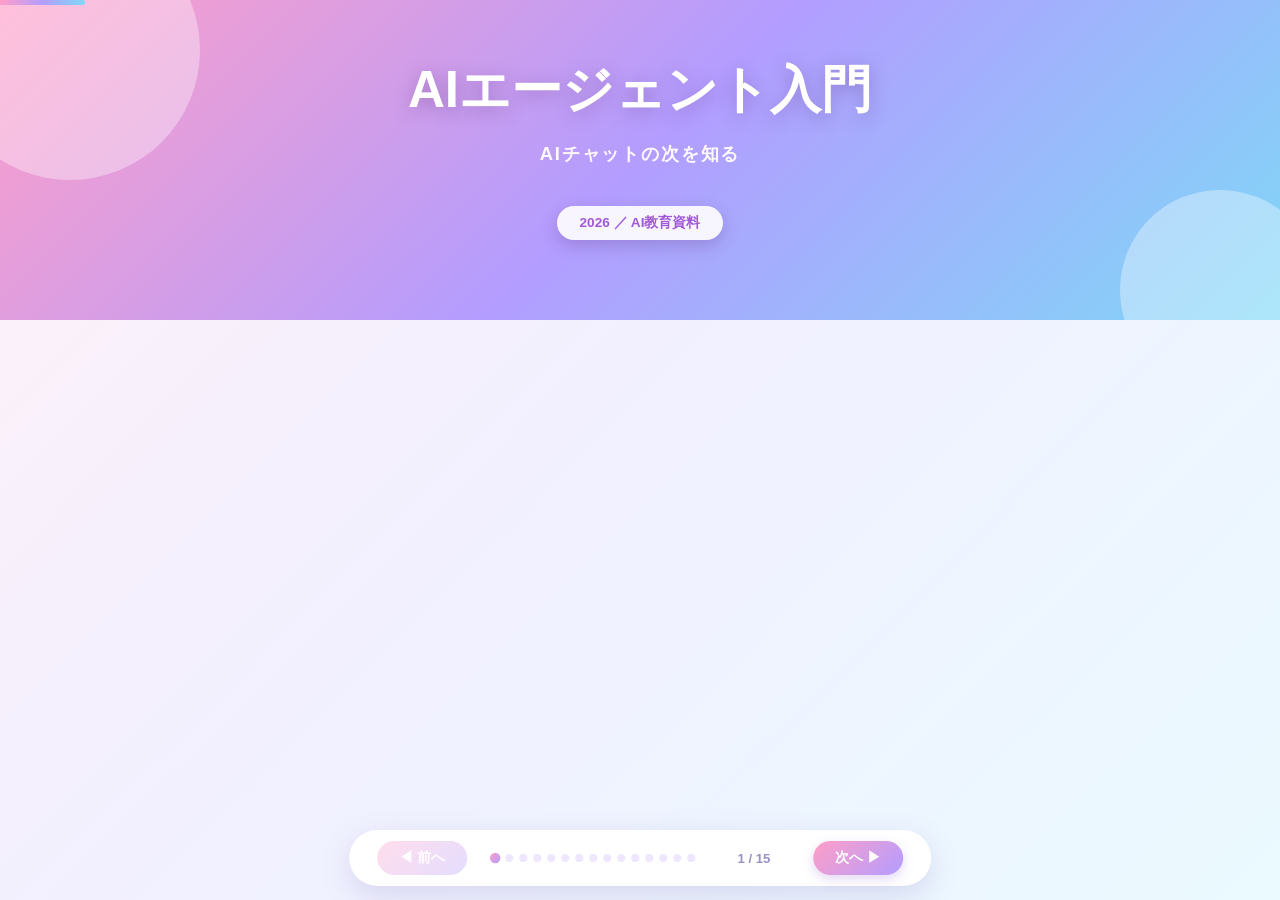
<file: html/ai_beginner_guide.html>
<!DOCTYPE html>
<html lang="ja">
<head>
<meta charset="UTF-8">
<meta name="viewport" content="width=device-width, initial-scale=1.0">
<title>AIエージェント入門 ─ AIチャットの次を知る</title>
<link rel="stylesheet" href="css/ai_beginner_guide.css">
</head>
<body>

<div class="progress-bar" id="progressBar"></div>

<div class="slides-wrapper">

  <!-- ① タイトル -->
  <div class="slide slide-title active" id="slide-1">
    <div class="main-title">AIエージェント入門</div>
    <div class="subtitle">AIチャットの次を知る</div>
    <div class="tag">2026 ／ AI教育資料</div>
  </div>

  <!-- ② 目次 -->
  <div class="slide slide-content accent-blue" id="slide-2">
    <div class="slide-header">
      <div class="section-label">Index</div>
      <h2><span class="icon">📋</span>目次</h2>
    </div>
    <div class="toc-grid">
      <div class="toc-item" onclick="goTo(3)"><span class="toc-num">01</span><span class="toc-label">はじめに</span></div>
      <div class="toc-item" onclick="goTo(4)"><span class="toc-num">02</span><span class="toc-label">おさらい：AIチャットとは</span></div>
      <div class="toc-item" onclick="goTo(5)"><span class="toc-num">03</span><span class="toc-label">AIチャットの限界</span></div>
      <div class="toc-item" onclick="goTo(6)"><span class="toc-num">04</span><span class="toc-label">AIエージェントとは</span></div>
      <div class="toc-item" onclick="goTo(7)"><span class="toc-num">05</span><span class="toc-label">AIチャットとAIエージェントの違い</span></div>
      <div class="toc-item" onclick="goTo(8)"><span class="toc-num">06</span><span class="toc-label">AIエージェントでできること</span></div>
      <div class="toc-item" onclick="goTo(9)"><span class="toc-num">07</span><span class="toc-label">代表的なAIエージェントツール</span></div>
      <div class="toc-item" onclick="goTo(10)"><span class="toc-num">08</span><span class="toc-label">AIエージェントが変える働き方</span></div>
      <div class="toc-item" onclick="goTo(11)"><span class="toc-num">09</span><span class="toc-label">業務で使う前に知っておきたい注意点</span></div>
      <div class="toc-item" onclick="goTo(12)"><span class="toc-num">10</span><span class="toc-label">GitHub Copilotを業務で使う前に把握しておきたいこと</span></div>
      <div class="toc-item" onclick="goTo(13)"><span class="toc-num">11</span><span class="toc-label">もう一歩進んだ概念：ルールとスキル</span></div>
      <div class="toc-item" onclick="goTo(14)"><span class="toc-num">12</span><span class="toc-label">まとめ</span></div>
      <div class="toc-item" onclick="goTo(15)"><span class="toc-num">13</span><span class="toc-label">参考資料</span></div>
    </div>
  </div>

  <!-- ③ はじめに -->
  <div class="slide slide-content accent-teal" id="slide-3">
    <div class="slide-header">
      <div class="section-label">01 ─ Introduction</div>
      <h2><span class="icon">👋</span>はじめに</h2>
    </div>
    <div class="content-body">
      <div class="two-col">
        <div class="card">
          <h3>この資料の目的</h3>
          <ul>
            <li>「AIチャットは使ったことがあるけど、AIエージェントは何が違うのかよくわからない」を解消する</li>
            <li>AIエージェントが今後の業務にどう関わってくるかを、専門用語なしでイメージできるようにする</li>
            <li>実際に使い始める前に知っておくべき注意点を整理する</li>
          </ul>
        </div>
        <div class="card">
          <h3>対象者</h3>
          <ul>
            <li>ChatGPTやCopilotなどのAIチャットを使ったことがある方</li>
            <li>「AIエージェント」という言葉は聞いたことがあるが、詳しくは知らない方</li>
            <li>今後、業務でAIエージェントを使う可能性がある方</li>
          </ul>
        </div>
      </div>
    </div>
  </div>

  <!-- ④ おさらい：AIチャットとは -->
  <div class="slide slide-content accent-green" id="slide-4">
    <div class="slide-header">
      <div class="section-label">02 ─ Recap</div>
      <h2><span class="icon">💬</span>おさらい：AIチャットとは</h2>
    </div>
    <div class="content-body">
      <div class="highlight-box green">
        人がメッセージ（プロンプト）を送り、AIが1回の返信で応答する対話形式。<br>
        例：「この文章を要約して」「会議の議事録をまとめて」「アイデアを5つ出して」
      </div>
      <div class="card">
        <h3>特徴</h3>
        <ul>
          <li><strong style="color:#269e6c;">1問1答が基本</strong>：質問して答えが返ってくる。次に進むには人が次の指示を出す必要がある</li>
          <li><strong style="color:#269e6c;">会話の外に出られない</strong>：ファイルを開いたり、ツールを操作したりはせず、テキストのやり取りの中で完結する</li>
          <li><strong style="color:#269e6c;">すべての判断・実行は人が行う</strong>：AIは提案するだけで、実際の作業（送信・保存・実行）は人がやる</li>
        </ul>
      </div>
    </div>
  </div>

  <!-- ⑤ AIチャットの限界 -->
  <div class="slide slide-content accent-orange" id="slide-5">
    <div class="slide-header">
      <div class="section-label">03 ─ Limitations</div>
      <h2><span class="icon">🚧</span>AIチャットの限界</h2>
    </div>
    <div class="content-body">
      <div class="tbl-wrap">
        <table>
          <thead><tr><th>課題</th><th>具体例</th></tr></thead>
          <tbody>
            <tr><td><strong>一度にできることが1ステップ分</strong></td><td>「調べて→まとめて→資料化して」を毎回指示し直す必要がある</td></tr>
            <tr><td><strong>会話の外の作業ができない</strong></td><td>ファイル操作・ツール実行・Web検索などは基本的にできない（機能拡張がない場合）</td></tr>
            <tr><td><strong>前提を毎回説明しがち</strong></td><td>会話が長くなると文脈を見失うことがある</td></tr>
            <tr><td><strong>実行は人任せ</strong></td><td>AIが「こうすればいいですよ」と教えてくれても、実際に手を動かすのは人</td></tr>
          </tbody>
        </table>
      </div>
      <div class="highlight-box">
        💡 AIチャットは「優秀な相談相手」。実際に手足を動かして仕事を進めるのは人間側の役割だった
      </div>
    </div>
  </div>

  <!-- ⑥ AIエージェントとは -->
  <div class="slide slide-content accent-purple" id="slide-6">
    <div class="slide-header">
      <div class="section-label">04 ─ What is an AI Agent</div>
      <h2><span class="icon">🤖</span>AIエージェントとは</h2>
    </div>
    <div class="content-body">
      <div class="highlight-box" style="background:#f2e9ff;border-left-color:#b28dff;color:#6b3fa0;">
        与えられた目的（ゴール）に対して、AIが<strong>自分で計画を立て、複数ステップを自律的に実行する</strong>仕組み。<br>
        単に質問に答えるのではなく、必要なツール（ファイル操作・コード実行・Web検索など）を<strong>自分で選んで使う</strong>。<br>
        人は最初に目的を伝えたら、あとは経過を確認しながら、必要なときだけ介入する。
      </div>
      <div style="font-size:.8rem;color:#9a5fe0;margin-bottom:4px;font-weight:600;">イメージで理解する</div>
      <div class="code-block">
        <div class="code-row"><span class="label">AIチャット　　　</span><span class="arrow"> </span><span class="tool">質問する → 1回答える → （次は人が指示）</span></div>
        <div class="code-row"><span class="label">AIエージェント　</span><span class="arrow"> </span><span class="tool">目的を伝える → 計画する → 実行する → 確認する → 必要なら修正する → 完了</span></div>
      </div>
    </div>
  </div>

  <!-- ⑦ 違い -->
  <div class="slide slide-content accent-blue" id="slide-7">
    <div class="slide-header">
      <div class="section-label">05 ─ Chat vs Agent</div>
      <h2><span class="icon">⚖️</span>AIチャットとAIエージェントの違い</h2>
    </div>
    <div class="content-body">
      <div class="tbl-wrap">
        <table>
          <thead><tr><th>観点</th><th>AIチャット</th><th>AIエージェント</th></tr></thead>
          <tbody>
            <tr><td><strong>やり取りの単位</strong></td><td>1問1答</td><td>目的達成までの一連のタスク</td></tr>
            <tr><td><strong>実行主体</strong></td><td>提案のみ、実行は人</td><td>計画・実行までAIが行う</td></tr>
            <tr><td><strong>ツールの利用</strong></td><td>基本的になし</td><td>ファイル操作・コード実行・検索などを自律的に使用</td></tr>
            <tr><td><strong>継続性</strong></td><td>会話ごとにリセットされやすい</td><td>目的に向かって複数ステップを継続的に遂行</td></tr>
            <tr><td><strong>人の役割</strong></td><td>都度指示を出す</td><td>目的を設定し、結果をレビュー・承認する</td></tr>
            <tr><td><strong>代表例</strong></td><td>ChatGPT（Web版）、Copilot（Web版）</td><td>Claude Code、Cursor（Agentモード）、Devin</td></tr>
          </tbody>
        </table>
      </div>
    </div>
  </div>

  <!-- ⑧ できること -->
  <div class="slide slide-content accent-teal" id="slide-8">
    <div class="slide-header">
      <div class="section-label">06 ─ What Agents Can Do</div>
      <h2><span class="icon">🛠️</span>AIエージェントでできること</h2>
    </div>
    <div class="content-body">
      <div class="two-col">
        <div class="card">
          <h3>具体例</h3>
          <ul>
            <li>コードを書き、実行し、エラーが出たら自分で修正する（ソフトウェア開発）</li>
            <li>複数のファイルを横断して調査し、レポートとしてまとめる</li>
            <li>与えられたタスクを小さいステップに分解し、順番に実行する</li>
            <li>作業の途中経過を人に報告し、判断が必要な場面だけ確認を取る</li>
          </ul>
        </div>
        <div class="card">
          <h3>AIチャットとの組み合わせ方</h3>
          <ul>
            <li>ちょっとした質問・アイデア出し → <strong style="color:#14a89a;">AIチャット</strong>で十分</li>
            <li>複数ステップにまたがる作業・繰り返し発生する定型業務 → <strong style="color:#14a89a;">AIエージェント</strong>が向いている</li>
          </ul>
        </div>
      </div>
    </div>
  </div>

  <!-- ⑨ 代表的なツール -->
  <div class="slide slide-content accent-indigo" id="slide-9">
    <div class="slide-header">
      <div class="section-label">07 ─ Agent Tools</div>
      <h2><span class="icon">🧰</span>代表的なAIエージェントツール</h2>
    </div>
    <div class="content-body">
      <div class="tbl-wrap">
        <table>
          <thead><tr><th>ツール</th><th>概要</th><th>主な用途</th></tr></thead>
          <tbody>
            <tr><td><strong>Claude Code</strong></td><td>CLI（コマンドライン）で動くAnthropic製の開発エージェント</td><td>コーディング・ファイル操作・自動化タスク</td></tr>
            <tr><td><strong>Cursor（Agentモード）</strong></td><td>AIペアプログラマーとして動作するエディタ</td><td>コードベース全体の編集・リファクタリング</td></tr>
            <tr><td><strong>Devin</strong></td><td>自律的にコードを書き・テストし・修正するAIエンジニア</td><td>ソフトウェア開発の自動化</td></tr>
            <tr><td><strong>GitHub Copilot（Agent機能）</strong></td><td>コード補完に加え、複数ファイルにまたがる変更を自律実行</td><td>開発支援</td></tr>
          </tbody>
        </table>
      </div>
      <div class="highlight-box" style="border-left-color:#8f9dff;background:#eceeff;color:#4a4faf;">
        💡 現時点ではコーディング領域での活用が先行しているが、今後は資料作成・データ分析・業務システム操作など、他領域への広がりが見込まれている
      </div>
    </div>
  </div>

  <!-- ⑩ 働き方の変化 -->
  <div class="slide slide-content accent-green" id="slide-10">
    <div class="slide-header">
      <div class="section-label">08 ─ How Work Changes</div>
      <h2><span class="icon">🔄</span>AIエージェントが変える働き方</h2>
    </div>
    <div class="content-body">
      <div class="numbered-list">
        <div class="numbered-item">
          <div class="num-badge">1</div>
          <p>「指示する」から「目的を伝える」へ：細かい手順ではなく、達成したいゴールを伝える形にシフトする</p>
        </div>
        <div class="numbered-item">
          <div class="num-badge">2</div>
          <p>人の役割はレビュー・承認へ：すべてを自分でやるのではなく、AIの成果物を確認し、方向修正する役割が増える</p>
        </div>
        <div class="numbered-item">
          <div class="num-badge">3</div>
          <p>繰り返し作業からの解放：定型的な調査・整理・下書き作成などをAIエージェントに任せられる</p>
        </div>
        <div class="numbered-item">
          <div class="num-badge">4</div>
          <p>スピードと責任のバランス：速く進む分、最終的な判断・責任は引き続き人が持つ</p>
        </div>
      </div>
    </div>
  </div>

  <!-- ⑪ 注意点 -->
  <div class="slide slide-content accent-red" id="slide-11">
    <div class="slide-header">
      <div class="section-label">09 ─ Things to Know</div>
      <h2><span class="icon">⚠️</span>業務で使う前に知っておきたい注意点</h2>
    </div>
    <div class="content-body">
      <div class="tbl-wrap">
        <table>
          <thead><tr><th>注意点</th><th>内容</th><th>対策</th></tr></thead>
          <tbody>
            <tr><td><strong>ハルシネーション</strong></td><td>AIが自信満々に誤った情報を出すことがある</td><td>重要な内容は必ずファクトチェックする</td></tr>
            <tr><td><strong>権限の与えすぎ</strong></td><td>ファイル削除・外部送信など、影響範囲の大きい操作を無制限に許可しない</td><td>実行範囲・権限を最小限に設定する</td></tr>
            <tr><td><strong>情報漏洩</strong></td><td>社外秘の情報をそのまま入力しない</td><td>会社のガイドラインに従い、入力してよい情報を確認する</td></tr>
            <tr><td><strong>ブラックボックス化</strong></td><td>「AIが全部やってくれる」に頼りすぎると、内容を理解しないまま進んでしまう</td><td>節目ごとに成果物を確認し、内容を把握する習慣を持つ</td></tr>
            <tr><td><strong>破壊的な操作</strong></td><td>元に戻せない操作（削除・上書き・送信など）を自動で実行してしまう</td><td>重要な操作の前には必ず確認を挟む設定にする</td></tr>
          </tbody>
        </table>
      </div>
      <div class="highlight-box" style="border-left-color:#ff8a8a;background:#ffeef0;color:#c5455a;">
        💡 AIエージェントは強力な分、「任せきりにしない」姿勢が今まで以上に大切になる
      </div>
    </div>
  </div>

  <!-- ⑫ GitHub Copilot -->
  <div class="slide slide-content accent-orange" id="slide-12">
    <div class="slide-header">
      <div class="section-label">10 ─ GitHub Copilot at Work</div>
      <h2><span class="icon">🐙</span>GitHub Copilotを業務で使う前に把握しておきたいこと</h2>
    </div>
    <div class="content-body">
      <div class="card">
        <h3>Copilotの特色</h3>
        <ul>
          <li>普段使っているIDE（VS Code、JetBrains、Visual Studioなど）にプラグインとして導入できる。新しいツールに乗り換える必要がない</li>
          <li>リポジトリ全体のコードを踏まえた提案を行う（コードベースの文脈を理解した補完）</li>
          <li>コード補完（Completions）→ Chat → Agentモードと、段階的に自律性の高い機能が用意されている</li>
          <li>GitHubのエコシステム（Issue・Pull Request・Actionsなど）と連携し、開発フロー全体をカバーできる</li>
        </ul>
      </div>
      <div style="font-size:.8rem;color:#e08a1c;margin-bottom:4px;font-weight:600;">他サービスとの違い</div>
      <div class="tbl-wrap">
        <table>
          <thead><tr><th>観点</th><th>GitHub Copilot</th><th>ChatGPTなどの汎用AIチャット</th><th>Cursor / Devin などのコーディングエージェント</th></tr></thead>
          <tbody>
            <tr><td><strong>主戦場</strong></td><td>使い慣れたIDEの中</td><td>独立したチャット画面</td><td>専用エディタ／独立した実行環境</td></tr>
            <tr><td><strong>得意なこと</strong></td><td>コーディング全般への特化支援</td><td>文章作成・アイデア出しなど汎用タスク</td><td>コードベース全体の自律的な編集・開発の自動化</td></tr>
            <tr><td><strong>開発ワークフローとの連携</strong></td><td>Issue/PR/Actionsなど開発フロー全体と密接に統合</td><td>基本的になし</td><td>ツールにより異なる</td></tr>
            <tr><td><strong>導入のハードル</strong></td><td>既存環境にプラグイン追加のみで低い</td><td>ブラウザで完結し低い</td><td>新しいエディタ・環境への移行が必要な場合がある</td></tr>
          </tbody>
        </table>
      </div>
      <div class="highlight-box">
        💡 「既存の開発環境に自然に溶け込む」ことがGitHub Copilotの最大の特色。新しいツールを覚える負担が少ない一方、GitHubのエコシステムを前提とした設計になっている
      </div>
    </div>
  </div>

  <!-- ⑬ ルールとスキル -->
  <div class="slide slide-content accent-purple" id="slide-13">
    <div class="slide-header">
      <div class="section-label">11 ─ Rules &amp; Skills</div>
      <h2><span class="icon">📐</span>もう一歩進んだ概念：ルールとスキル</h2>
    </div>
    <div class="content-body">
      <div class="two-col">
        <div class="card">
          <h3>ルール（Rules）とは</h3>
          <ul>
            <li>プロジェクトやチームの前提・規約をファイルに書いておき、AIエージェントに常に守らせる仕組み</li>
            <li>毎回同じ説明をしなくても、AIが自動的にそのプロジェクトのルールに従って動くようになる</li>
            <li>例：CLAUDE.md、.github/copilot-instructions.md、.cursor/rules</li>
          </ul>
        </div>
        <div class="card">
          <h3>スキル（Skills）とは</h3>
          <ul>
            <li>よく使う作業手順をあらかじめテンプレート化し、必要なときに呼び出して再利用できる仕組み</li>
            <li>「毎回同じ指示を書き直す」手間をなくし、チーム内で作業のやり方を統一できる</li>
            <li>例：スラッシュコマンド、カスタムGPTs、Copilot拡張機能</li>
          </ul>
        </div>
      </div>
      <div class="tbl-wrap">
        <table>
          <thead><tr><th>概念</th><th>役割</th><th>具体例</th></tr></thead>
          <tbody>
            <tr><td><strong>ルール（Rules）</strong></td><td>プロジェクト・チームの前提や規約をAIに常時適用させる</td><td>CLAUDE.md、copilot-instructions.md、.cursor/rules</td></tr>
            <tr><td><strong>スキル（Skills）</strong></td><td>特定の作業手順をテンプレート化し、必要なときに呼び出す</td><td>スラッシュコマンド、カスタムGPTs、Copilot拡張機能</td></tr>
          </tbody>
        </table>
      </div>
      <div class="highlight-box" style="background:#f2e9ff;border-left-color:#b28dff;color:#6b3fa0;">
        💡 チーム全体で同じ基準・手順にそろえられ（属人化を防止）、繰り返し作業を効率化できる。AIエージェントに「何を守るべきか」「どう動くべきか」を事前に伝えておくことで、任せられる範囲が広がる
      </div>
    </div>
  </div>

  <!-- ⑭ まとめ -->
  <div class="slide slide-content accent-green" id="slide-14">
    <div class="slide-header">
      <div class="section-label">12 ─ Summary</div>
      <h2><span class="icon">✅</span>まとめ</h2>
    </div>
    <div class="content-body">
      <div class="numbered-list">
        <div class="numbered-item">
          <div class="num-badge">1</div>
          <p>AIチャット＝1問1答の相談相手、AIエージェント＝目的達成まで自律的に動く実行者</p>
        </div>
        <div class="numbered-item">
          <div class="num-badge">2</div>
          <p>AIエージェントはツールを使い、複数ステップを自分で計画・実行できる点が最大の違い</p>
        </div>
        <div class="numbered-item">
          <div class="num-badge">3</div>
          <p>便利になる一方で、権限管理・ファクトチェック・情報漏洩対策など、任せきりにしない姿勢が重要</p>
        </div>
        <div class="numbered-item">
          <div class="num-badge">4</div>
          <p>まずは小さなタスクから試し、少しずつ活用範囲を広げていくのがおすすめ</p>
        </div>
      </div>
      <div class="highlight-box green" style="margin-top:14px;">
        AIエージェントは「使ったことがないから難しそう」なものではなく、AIチャットの延長線上にある技術。<br>
        今のうちに違いと注意点を理解しておくことで、今後の業務での活用がスムーズになる。
      </div>
    </div>
  </div>

  <!-- ⑮ 参考資料 -->
  <div class="slide slide-content accent-blue" id="slide-15">
    <div class="slide-header">
      <div class="section-label">References</div>
      <h2><span class="icon">📚</span>参考資料</h2>
    </div>
    <div class="content-body">
      <div class="ref-list">
        <div class="ref-item"><div class="ref-dot"></div>OpenAI — https://openai.com</div>
        <div class="ref-item"><div class="ref-dot"></div>Anthropic — https://www.anthropic.com</div>
        <div class="ref-item"><div class="ref-dot"></div>Anthropic Claude Code — https://www.anthropic.com/claude-code</div>
        <div class="ref-item"><div class="ref-dot"></div>Cursor — https://www.cursor.com</div>
        <div class="ref-item"><div class="ref-dot"></div>GitHub Copilot — https://github.com/features/copilot</div>
        <div class="ref-item"><div class="ref-dot"></div>総務省「AI利活用ガイドライン」</div>
      </div>
    </div>
  </div>

</div><!-- /slides-wrapper -->

<!-- ナビゲーション -->
<div class="nav">
  <button id="prevBtn" onclick="changeSlide(-1)" disabled>◀ 前へ</button>
  <div class="dots" id="dots"></div>
  <span class="slide-counter" id="counter">1 / 15</span>
  <button id="nextBtn" onclick="changeSlide(1)">次へ ▶</button>
</div>

<script src="js/ai_beginner_guide.js"></script>
</body>
</html>
</file>
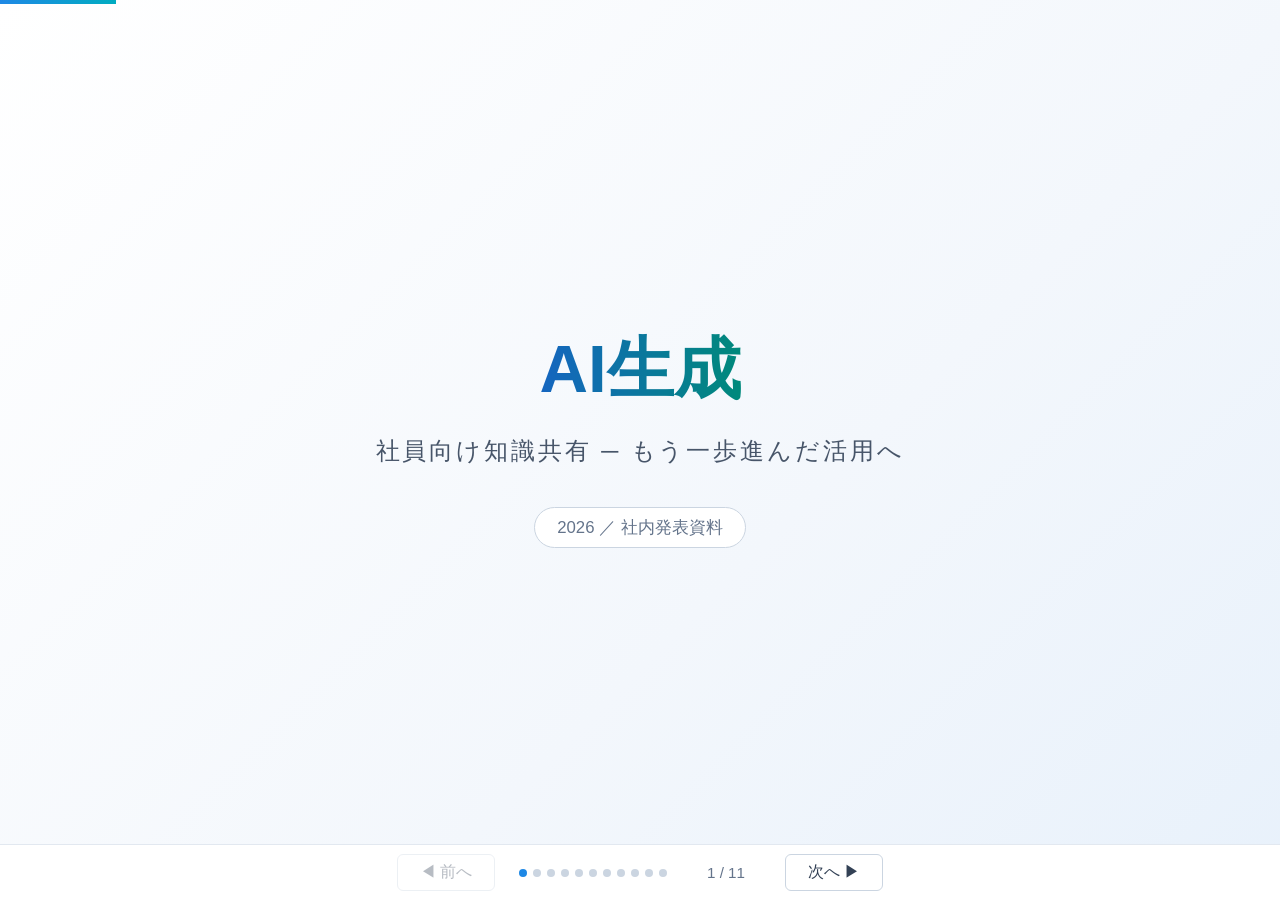
<file: html/ai_generation_slides.html>
<!DOCTYPE html>
<html lang="ja">
<head>
<meta charset="UTF-8">
<meta name="viewport" content="width=device-width, initial-scale=1.0">
<title>AI生成 発表資料</title>
<link rel="stylesheet" href="css/slides.css">
</head>
<body>

<div class="progress-bar" id="progressBar"></div>

<div class="slides-wrapper">

  <!-- ① タイトル -->
  <div class="slide slide-title active" id="slide-1">
    <div class="main-title">AI生成</div>
    <div class="subtitle">社員向け知識共有 ─ もう一歩進んだ活用へ</div>
    <div class="tag">2026 ／ 社内発表資料</div>
  </div>

  <!-- ② 目次 -->
  <div class="slide slide-content accent-blue" id="slide-2">
    <div class="slide-header">
      <div class="section-label">Index</div>
      <h2><span class="icon">📋</span>目次</h2>
    </div>
    <div class="toc-grid">
      <div class="toc-item" onclick="goTo(3)"><span class="toc-num">01</span><span class="toc-label">はじめに</span></div>
      <div class="toc-item" onclick="goTo(4)"><span class="toc-num">02</span><span class="toc-label">AI生成とは</span></div>
      <div class="toc-item" onclick="goTo(5)"><span class="toc-num">03</span><span class="toc-label">ChatGPT / Copilot をもう一歩活用する</span></div>
      <div class="toc-item" onclick="goTo(6)"><span class="toc-num">04</span><span class="toc-label">主要AIツール比較 ＋ 選択ガイド</span></div>
      <div class="toc-item" onclick="goTo(7)"><span class="toc-num">05</span><span class="toc-label">主な技術・手法</span></div>
      <div class="toc-item" onclick="goTo(8)"><span class="toc-num">06</span><span class="toc-label">まとめ</span></div>
      <div class="toc-item" onclick="goTo(9)"><span class="toc-num">07</span><span class="toc-label">ハンズオン 無料構成おすすめ</span></div>
      <div class="toc-item" onclick="goTo(10)"><span class="toc-num">08</span><span class="toc-label">次回予告 ─ 開発者向けハンズオン</span></div>
      <div class="toc-item" onclick="goTo(11)"><span class="toc-num">09</span><span class="toc-label">参考資料</span></div>
    </div>
  </div>

  <!-- ③ はじめに -->
  <div class="slide slide-content accent-teal" id="slide-3">
    <div class="slide-header">
      <div class="section-label">01 ─ Introduction</div>
      <h2><span class="icon">👋</span>はじめに</h2>
    </div>
    <div class="content-body">
      <div class="two-col">
        <div class="card">
          <h3>発表の目的</h3>
          <ul>
            <li>AI生成に関する知識をみんなで共有し、日々の業務に役立てるきっかけにする</li>
            <li>「なんとなく使っている」から<br>「もう一歩踏み込んで使いこなす」ことを目指す</li>
            <li>難しく考えすぎず、まずは身近なツールから試してみてほしい</li>
          </ul>
        </div>
        <div class="card">
          <h3>背景・動機</h3>
          <ul>
            <li>ChatGPTやCopilotのWeb版はすでに広く使われていると思う</li>
            <li>ただ「ちょっと質問する」「文章を直してもらう」程度で止まっていないか？</li>
            <li>実はもっと幅広い使い方・ツールがあり、業務効率を大きく変えられる可能性がある</li>
            <li>今日はそのきっかけとして、各ツールの特徴や得意なことを一緒に整理したい</li>
          </ul>
        </div>
      </div>
    </div>
  </div>

  <!-- ④ AI生成とは -->
  <div class="slide slide-content accent-green" id="slide-4">
    <div class="slide-header">
      <div class="section-label">02 ─ What is AI Generation</div>
      <h2><span class="icon">🤖</span>AI生成とは</h2>
    </div>
    <div class="content-body">
      <div class="highlight-box green">
        AIが学習したデータをもとに、新たなコンテンツ（テキスト・画像・音声・動画・コードなど）を自律的に生成する技術の総称。<br>
        従来の「検索・分類・予測」から <strong>「創造・生成」</strong> へとAIの役割が拡大。
      </div>
      <div class="tbl-wrap">
        <table>
          <thead>
            <tr><th>領域</th><th>概要</th><th>代表的なツール</th></tr>
          </thead>
          <tbody>
            <tr><td><strong>テキスト</strong></td><td>文章・コード・翻訳の生成</td><td>ChatGPT, Claude, Gemini</td></tr>
            <tr><td><strong>画像</strong></td><td>イラスト・写真風画像の生成</td><td>Midjourney, DALL-E, Stable Diffusion</td></tr>
            <tr><td><strong>音声</strong></td><td>声の合成・音楽生成</td><td>ElevenLabs, Suno</td></tr>
            <tr><td><strong>動画</strong></td><td>映像・アニメーションの生成</td><td>Sora, Runway, Kling</td></tr>
            <tr><td><strong>コード</strong></td><td>プログラムの自動生成・補完</td><td>GitHub Copilot, Cursor</td></tr>
          </tbody>
        </table>
      </div>
    </div>
  </div>

  <!-- ⑤ ChatGPT / Copilot -->
  <div class="slide slide-content accent-blue" id="slide-5">
    <div class="slide-header">
      <div class="section-label">03 ─ One Step Further</div>
      <h2><span class="icon">🚀</span>ChatGPT / Copilot をもう一歩活用する</h2>
    </div>
    <div class="content-body">
      <div class="two-col">
        <div>
          <div style="font-size:1.05rem;color:#00695c;margin-bottom:8px;font-weight:600;">ChatGPT の発展的な機能</div>
          <div class="tbl-wrap">
            <table>
              <thead><tr><th>機能</th><th>内容</th></tr></thead>
              <tbody>
                <tr><td><strong>カスタム指示</strong></td><td>役職・口調を事前登録し毎回説明不要に</td></tr>
                <tr><td><strong>GPTs</strong></td><td>業務特化AIをノーコードで作成・共有</td></tr>
                <tr><td><strong>ファイル分析</strong></td><td>Excel・PDFを添付してデータ分析・要約</td></tr>
                <tr><td><strong>画像生成</strong></td><td>DALL-Eで資料イメージを生成</td></tr>
                <tr><td><strong>プロジェクト機能</strong></td><td>複数チャットに共通の前提を持たせる</td></tr>
              </tbody>
            </table>
          </div>
        </div>
        <div>
          <div style="font-size:1.05rem;color:#00695c;margin-bottom:8px;font-weight:600;">Microsoft 365 Copilot 連携</div>
          <div class="tbl-wrap">
            <table>
              <thead><tr><th>連携先</th><th>できること</th></tr></thead>
              <tbody>
                <tr><td><strong>Word</strong></td><td>草案作成・要約・書き直し</td></tr>
                <tr><td><strong>Excel</strong></td><td>データ分析・グラフ提案・数式生成</td></tr>
                <tr><td><strong>PowerPoint</strong></td><td>テキストからスライド自動生成</td></tr>
                <tr><td><strong>Teams</strong></td><td>会議録音から議事録・アクション生成</td></tr>
                <tr><td><strong>Outlook</strong></td><td>メール要約・返信文の自動提案</td></tr>
              </tbody>
            </table>
          </div>
        </div>
      </div>
      <div class="highlight-box">
        💡 Web版で「質問する」だけでなく、普段使っているOfficeアプリの中に組み込まれた機能を使うことで、より実務に直結した効率化ができる
      </div>
    </div>
  </div>

  <!-- ⑥ AIツール比較（統合版） -->
  <div class="slide slide-content accent-purple" id="slide-6">
    <div class="slide-header">
      <div class="section-label">04 ─ AI Tool Comparison</div>
      <h2><span class="icon">⚖️</span>主要AIツール比較 ＋ 選択ガイド</h2>
    </div>
    <div class="content-body">
      <div class="tbl-wrap">
        <table>
          <thead>
            <tr><th>ツール</th><th>種別</th><th>得意な作業</th><th>料金</th></tr>
          </thead>
          <tbody>
            <tr>
              <td><strong>ChatGPT</strong></td>
              <td><span class="badge badge-blue">チャット</span></td>
              <td>汎用的な文章生成・アイデア出し・コード補助</td>
              <td><span class="badge badge-green">Free あり</span> Plus $20/月</td>
            </tr>
            <tr>
              <td><strong>Claude</strong></td>
              <td><span class="badge badge-blue">チャット</span></td>
              <td>長文の要約・分析・論理的な文章作成</td>
              <td><span class="badge badge-green">Free あり</span> Pro $20/月</td>
            </tr>
            <tr>
              <td><strong>Gemini</strong></td>
              <td><span class="badge badge-blue">チャット</span></td>
              <td>最新情報の取得・Google Workspace との連携</td>
              <td><span class="badge badge-green">Free あり</span> Advanced $20/月</td>
            </tr>
            <tr>
              <td><strong>Copilot</strong></td>
              <td><span class="badge badge-blue">チャット</span></td>
              <td>Word/Excel/Teams など Microsoft 365 業務の効率化</td>
              <td><span class="badge badge-orange">M365 必要</span></td>
            </tr>
            <tr>
              <td><strong>GitHub Copilot</strong></td>
              <td><span class="badge badge-teal">コーディング</span></td>
              <td>エディタ内でリアルタイムにコード補完・レビュー</td>
              <td><span class="badge badge-green">Free あり</span> Pro $10/月</td>
            </tr>
            <tr>
              <td><strong>Cursor</strong></td>
              <td><span class="badge badge-teal">コーディング</span></td>
              <td>ChatGPT感覚でコードベース全体を編集・リファクタ</td>
              <td><span class="badge badge-green">Free あり</span> Pro $20/月</td>
            </tr>
            <tr>
              <td><strong>Devin</strong></td>
              <td><span class="badge badge-teal">コーディング</span></td>
              <td>自律的にコードを書き・テストし・修正するAIエンジニア</td>
              <td><span class="badge badge-purple">有料のみ</span></td>
            </tr>
          </tbody>
        </table>
      </div>
      <div style="font-size:1.05rem;color:#00695c;margin-bottom:4px;font-weight:600;">ツール選択の目安</div>
      <div class="code-block">
        <div class="code-row"><span class="label">文章作成・要約・アイデア出し　　</span><span class="arrow"> →</span><span class="tool"> ChatGPT / Claude</span></div>
        <div class="code-row"><span class="label">最新情報を調べたい　　　　　　　</span><span class="arrow"> →</span><span class="tool"> Gemini</span></div>
        <div class="code-row"><span class="label">社内 Office 業務を効率化したい　</span><span class="arrow"> →</span><span class="tool"> Microsoft Copilot（M365）</span></div>
        <div class="code-row"><span class="label">コーディングを助けてほしい　　　</span><span class="arrow"> →</span><span class="tool"> GitHub Copilot / Cursor</span></div>
        <div class="code-row"><span class="label">長い文書・契約書を読み込みたい　</span><span class="arrow"> →</span><span class="tool"> Claude</span></div>
      </div>
    </div>
  </div>

  <!-- ⑦ 主な技術・手法 -->
  <div class="slide slide-content accent-teal" id="slide-7">
    <div class="slide-header">
      <div class="section-label">05 ─ Technology</div>
      <h2><span class="icon">⚙️</span>主な技術・手法</h2>
    </div>
    <div class="content-body">
      <div class="two-col">
        <div class="card">
          <h3>LLM（大規模言語モデル）</h3>
          <ul>
            <li>大量のテキストデータを学習した言語モデル</li>
            <li>Transformer をベースに次のトークンを予測して文章を生成</li>
            <li>GPT-4o / Claude 3 / Gemini</li>
          </ul>
        </div>
        <div class="card">
          <h3>画像生成AI（Diffusion Model）</h3>
          <ul>
            <li>ノイズから徐々に画像を復元するプロセスで高品質な画像を生成</li>
            <li>テキストプロンプトを与えることで意図した画像を出力</li>
            <li>Stable Diffusion / Midjourney / DALL-E 3</li>
          </ul>
        </div>
        <div class="card">
          <h3>音声・動画生成</h3>
          <ul>
            <li>音声合成（TTS）：テキストから自然な音声を生成</li>
            <li>音楽生成：ジャンル・雰囲気を指定して楽曲を自動作成</li>
            <li>動画生成：静止画や文章から短尺動画を生成（急速進化中）</li>
          </ul>
        </div>
        <div class="card">
          <h3>マルチモーダルAI</h3>
          <ul>
            <li>テキスト・画像・音声など複数の形式を同時に理解・生成</li>
            <li>画像を見て説明文を生成、音声をテキスト化、等</li>
            <li>GPT-4o / Gemini 1.5 Pro / Claude 3.5 Sonnet</li>
          </ul>
        </div>
      </div>
    </div>
  </div>

  <!-- ⑧ まとめ -->
  <div class="slide slide-content accent-green" id="slide-8">
    <div class="slide-header">
      <div class="section-label">06 ─ Summary</div>
      <h2><span class="icon">✅</span>まとめ</h2>
    </div>
    <div class="content-body">
      <div class="numbered-list">
        <div class="numbered-item">
          <div class="num-badge">1</div>
          <p>ChatGPTやCopilotのWeb利用にとどまらず、各ツールの得意領域を知ることが大事</p>
        </div>
        <div class="numbered-item">
          <div class="num-badge">2</div>
          <p>Microsoft 365連携・GPTs・ファイル分析など、すでに使えるもう一歩進んだ機能が多数ある</p>
        </div>
        <div class="numbered-item">
          <div class="num-badge">3</div>
          <p>ツールによって特徴・得意な作業が異なるので、目的に合わせた使い分けが重要</p>
        </div>
        <div class="numbered-item">
          <div class="num-badge">4</div>
          <p>AIの回答は誤りがある場合も（ハルシネーション）。鵜呑みにせず必ずファクトチェックを</p>
        </div>
      </div>
      <div class="highlight-box green" style="margin-top:14px;">
        まずは今日紹介したツールや機能を <strong>一つでも試してみること</strong> から始めてみてほしい。<br>
        技術は日々進化しているので、情報をキャッチアップしながら少しずつ活用の幅を広げていこう。
      </div>
    </div>
  </div>

  <!-- ⑨ ハンズオン勉強会 おすすめ無料構成 -->
  <div class="slide slide-content accent-green" id="slide-9">
    <div class="slide-header">
      <div class="section-label">07 ─ Hands-on</div>
      <h2><span class="icon">🎓</span>ハンズオン勉強会 おすすめ無料構成</h2>
    </div>
    <div class="content-body">
      <div class="highlight-box green">
        💡 <strong>おすすめ無料コンビ：ChatGPT Free ＋ Claude Free ＋ GitHub Copilot Free</strong><br>
        アカウント登録のみで参加可能。スマホ・PC どちらでもブラウザから OK。
      </div>
      <div class="two-col">
        <div>
          <div style="font-size:1.05rem;color:#00695c;margin-bottom:8px;font-weight:600;">📅 勉強会プラン（例）</div>
          <div class="numbered-list">
            <div class="numbered-item">
              <div class="num-badge">1</div>
              <p><strong style="color:#2e7d32;">ChatGPT Free</strong>　文章作成・メール下書き・アイデア出しを体験</p>
            </div>
            <div class="numbered-item">
              <div class="num-badge">2</div>
              <p><strong style="color:#2e7d32;">Claude Free</strong>　長文資料の読み込み・分析・要約を体験</p>
            </div>
            <div class="numbered-item">
              <div class="num-badge">3</div>
              <p><strong style="color:#2e7d32;">ChatGPT ＋ Claude</strong>　実業務の課題で使い比べ・プロンプト工夫</p>
            </div>
            <div class="numbered-item">
              <div class="num-badge">4</div>
              <p><strong style="color:#2e7d32;">GitHub Copilot Free</strong>　VS Code でコーディング補助を体験（開発者向け）</p>
            </div>
          </div>
        </div>
        <div class="card" style="display:flex;flex-direction:column;gap:12px;">
          <h3>💰 無料枠でできること</h3>
          <div>
            <div style="font-size:1.05rem;color:#2e7d32;font-weight:600;margin-bottom:4px;">ChatGPT Free（GPT-4o mini）</div>
            <ul>
              <li>チャット無制限（GPT-4o は 1 日上限あり）</li>
              <li>ファイルアップロード・画像認識</li>
              <li>GPTs（カスタム AI）の利用</li>
            </ul>
          </div>
          <div>
            <div style="font-size:1.05rem;color:#2e7d32;font-weight:600;margin-bottom:4px;">Claude Free</div>
            <ul>
              <li>1 日あたりのメッセージ数に上限あり</li>
              <li>長文ドキュメントの読み込み・分析</li>
              <li>ファイル添付・PDF の要約</li>
            </ul>
          </div>
          <div>
            <div style="font-size:1.05rem;color:#2e7d32;font-weight:600;margin-bottom:4px;">GitHub Copilot Free</div>
            <ul>
              <li>月 2,000 回のコード補完</li>
              <li>月 50 回の AI チャット</li>
              <li>VS Code / JetBrains で利用可能</li>
            </ul>
          </div>
        </div>
      </div>
    </div>
  </div>

  <!-- ⑩ 次回予告 ─ 開発者向けハンズオン -->
  <div class="slide slide-content accent-indigo" id="slide-10">
    <div class="slide-header">
      <div class="section-label">08 ─ Developer Preview</div>
      <h2><span class="icon">🛠️</span>次回予告 ─ 開発者向けハンズオン</h2>
    </div>
    <div class="content-body">
      <div class="highlight-box" style="border-left-color:#7986cb;background:#eef0fb;color:#1a237e;">
        🚀 <strong>Cursor &amp; Claude Code で始める本格 AI 開発</strong>（予定）<br>
        コードを書きながら AI との協働開発を体験します。
      </div>
      <div class="two-col">
        <div class="card">
          <h3>🖥️ Cursor</h3>
          <ul>
            <li>AI ペアプログラマーとして動作するエディタ</li>
            <li>自然言語でコード全体を編集・リファクタ</li>
            <li>コンテキストを理解したコード補完・提案</li>
            <li>コードレビュー・バグ修正の自動化</li>
          </ul>
        </div>
        <div class="card">
          <h3>⚡ Claude Code</h3>
          <ul>
            <li>CLI で動く Anthropic 製コーディングエージェント</li>
            <li>ファイル読み書き・コマンド実行を自律的に実行</li>
            <li>プロジェクトルール（CLAUDE.md）で挙動を制御</li>
            <li>カスタムスキル・フックで開発フローを自動化</li>
          </ul>
        </div>
      </div>
      <div style="font-size:1.05rem;color:#3949ab;margin-bottom:6px;font-weight:600;">📋 予定コンテンツ</div>
      <div class="code-block" style="color:#1a237e;">
        <div class="code-row"><span class="label" style="color:#3949ab;">① プロジェクトルール設定　</span><span class="arrow"> ─</span><span class="tool" style="color:#8e24aa;"> CLAUDE.md でチームルールを AI に覚えさせる</span></div>
        <div class="code-row"><span class="label" style="color:#3949ab;">② カスタムスキル作成　　　</span><span class="arrow"> ─</span><span class="tool" style="color:#8e24aa;"> よく使う操作をスラッシュコマンドに登録する</span></div>
        <div class="code-row"><span class="label" style="color:#3949ab;">③ 実際の開発体験　　　　　</span><span class="arrow"> ─</span><span class="tool" style="color:#8e24aa;"> Cursor + Claude Code で小規模アプリを作る</span></div>
        <div class="code-row"><span class="label" style="color:#3949ab;">④ フック・自動化設定　　　</span><span class="arrow"> ─</span><span class="tool" style="color:#8e24aa;"> ファイル保存時の自動チェックなどを設定する</span></div>
      </div>
    </div>
  </div>

  <!-- ⑪ 参考資料 -->
  <div class="slide slide-content accent-blue" id="slide-11">
    <div class="slide-header">
      <div class="section-label">References</div>
      <h2><span class="icon">📚</span>参考資料</h2>
    </div>
    <div class="content-body">
      <div class="ref-list">
        <div class="ref-item"><div class="ref-dot"></div>OpenAI — https://openai.com</div>
        <div class="ref-item"><div class="ref-dot"></div>Anthropic — https://www.anthropic.com</div>
        <div class="ref-item"><div class="ref-dot"></div>Google DeepMind — https://deepmind.google</div>
        <div class="ref-item"><div class="ref-dot"></div>Microsoft Copilot — https://copilot.microsoft.com</div>
        <div class="ref-item"><div class="ref-dot"></div>GitHub Copilot — https://github.com/features/copilot</div>
        <div class="ref-item"><div class="ref-dot"></div>Cursor — https://www.cursor.com</div>
        <div class="ref-item"><div class="ref-dot"></div>総務省「AI利活用ガイドライン」</div>
      </div>
    </div>
  </div>

</div><!-- /slides-wrapper -->

<!-- ナビゲーション -->
<div class="nav">
  <button id="prevBtn" onclick="changeSlide(-1)" disabled>◀ 前へ</button>
  <div class="dots" id="dots"></div>
  <span class="slide-counter" id="counter">1 / 11</span>
  <button id="nextBtn" onclick="changeSlide(1)">次へ ▶</button>
</div>

<script src="js/slides.js"></script>
</body>
</html>
</file>
<file: html/css/ai_beginner_guide.css>
* { box-sizing: border-box; margin: 0; padding: 0; }

body {
  font-family: 'Segoe UI', 'Hiragino Sans', 'Yu Gothic UI', sans-serif;
  background: linear-gradient(135deg, #fff1f7 0%, #f2f0ff 45%, #eafaff 100%);
  color: #362f52;
  height: 100vh;
  overflow: hidden;
}

/* ── スライドコンテナ ── */
.slides-wrapper {
  width: 100%;
  height: 100vh;
  position: relative;
}

.slide {
  display: none;
  position: absolute;
  inset: 0;
  padding: 56px 72px 80px;
  animation: popIn .45s cubic-bezier(.34, 1.56, .64, 1);
  overflow-y: auto;
}
.slide.active { display: flex; flex-direction: column; }

@keyframes popIn {
  from { opacity: 0; transform: translateY(18px) scale(.96); }
  to   { opacity: 1; transform: translateY(0) scale(1); }
}

/* ── タイトルスライド ── */
.slide-title {
  background: linear-gradient(135deg, #ff9ec7 0%, #b39dff 50%, #7fd8f7 100%);
  justify-content: center;
  align-items: center;
  text-align: center;
  position: relative;
  overflow: hidden;
}
.slide-title::before,
.slide-title::after {
  content: '';
  position: absolute;
  border-radius: 50%;
  background: rgba(255,255,255,.35);
  animation: float 6s ease-in-out infinite;
}
.slide-title::before { width: 260px; height: 260px; top: -80px; left: -60px; }
.slide-title::after { width: 200px; height: 200px; bottom: -70px; right: -40px; animation-delay: 1.5s; }
@keyframes float {
  0%, 100% { transform: translateY(0) scale(1); }
  50% { transform: translateY(-18px) scale(1.06); }
}
.slide-title .main-title {
  font-size: 3.2rem;
  font-weight: 800;
  color: #ffffff;
  text-shadow: 0 4px 18px rgba(90, 50, 120, .35);
  margin-bottom: 1rem;
  position: relative;
  z-index: 1;
}
.slide-title .subtitle {
  font-size: 1.15rem;
  color: #fff9ff;
  letter-spacing: .1em;
  font-weight: 600;
  position: relative;
  z-index: 1;
}
.slide-title .tag {
  margin-top: 2.5rem;
  display: inline-block;
  background: rgba(255,255,255,.9);
  padding: .5rem 1.4rem;
  border-radius: 999px;
  font-size: .85rem;
  font-weight: 700;
  color: #a259d9;
  box-shadow: 0 6px 16px rgba(90, 50, 120, .25);
  position: relative;
  z-index: 1;
}

/* ── 通常スライド ── */
.slide-content {
  background: #ffffff;
  border-radius: 28px;
  margin: 12px;
  box-shadow: 0 10px 40px rgba(120, 100, 180, .12);
}

/* セクションカラー（ポップなアクセント） */
.accent-blue   { border-top: 8px solid #5eb8ff; border-radius: 28px 28px 0 0; }
.accent-green  { border-top: 8px solid #3ddc97; border-radius: 28px 28px 0 0; }
.accent-teal   { border-top: 8px solid #2dd4bf; border-radius: 28px 28px 0 0; }
.accent-purple { border-top: 8px solid #b28dff; border-radius: 28px 28px 0 0; }
.accent-orange { border-top: 8px solid #ffb84d; border-radius: 28px 28px 0 0; }
.accent-red    { border-top: 8px solid #ff8a8a; border-radius: 28px 28px 0 0; }
.accent-indigo { border-top: 8px solid #8f9dff; border-radius: 28px 28px 0 0; }

/* ── 見出し ── */
.slide-header {
  margin-bottom: 26px;
}
.slide-header .section-label {
  font-size: .72rem;
  letter-spacing: .16em;
  text-transform: uppercase;
  color: #b19ad9;
  font-weight: 700;
  margin-bottom: 6px;
}
.slide-header h2 {
  font-size: 1.9rem;
  font-weight: 800;
  color: #40355f;
}
.slide-header h2 .icon {
  margin-right: .5rem;
}

/* ── コンテンツ ── */
.content-body {
  flex: 1;
  display: flex;
  flex-direction: column;
  gap: 16px;
}

.two-col {
  display: grid;
  grid-template-columns: 1fr 1fr;
  gap: 20px;
  flex: 1;
}
.three-col {
  display: grid;
  grid-template-columns: 1fr 1fr 1fr;
  gap: 16px;
  flex: 1;
}

/* ── カード ── */
.card {
  background: #faf7ff;
  border: 2px solid #f0e6ff;
  border-radius: 20px;
  padding: 20px 22px;
  transition: transform .2s cubic-bezier(.34,1.56,.64,1), box-shadow .2s ease;
}
.card:hover {
  transform: translateY(-4px) scale(1.01);
  box-shadow: 0 12px 28px rgba(160, 130, 220, .18);
}
.card h3 {
  font-size: 1rem;
  color: #7c5cff;
  margin-bottom: 12px;
  font-weight: 800;
}
.card ul {
  list-style: none;
  display: flex;
  flex-direction: column;
  gap: 8px;
}
.card ul li {
  font-size: .87rem;
  color: #574d78;
  padding-left: 1.2em;
  position: relative;
  line-height: 1.6;
}
.card ul li::before {
  content: '✦';
  position: absolute;
  left: 0;
  color: #ff8fc0;
}

/* ── テーブル ── */
.tbl-wrap { overflow-x: auto; border-radius: 16px; }
table {
  width: 100%;
  border-collapse: separate;
  border-spacing: 0;
  font-size: .83rem;
  border-radius: 16px;
  overflow: hidden;
}
thead tr {
  background: linear-gradient(90deg, #ffd6ec, #e3d9ff);
}
thead th {
  padding: 11px 14px;
  text-align: left;
  color: #6b4a9a;
  font-weight: 800;
  white-space: nowrap;
}
tbody tr:nth-child(even) { background: #faf8ff; }
tbody tr:nth-child(odd) { background: #ffffff; }
tbody tr:hover { background: #fff0f8; }
tbody td {
  padding: 10px 14px;
  color: #4a4066;
  border-bottom: 1px solid #f2ecff;
  vertical-align: top;
  line-height: 1.55;
}
tbody td strong { color: #a259d9; }

/* ── バッジ ── */
.badge {
  display: inline-block;
  padding: 3px 11px;
  border-radius: 999px;
  font-size: .72rem;
  font-weight: 800;
}
.badge-blue   { background: #e3f2ff; color: #2f8fdb; }
.badge-green  { background: #e1fbf0; color: #24b578; }
.badge-teal   { background: #ddfbf7; color: #14a89a; }
.badge-purple { background: #f2e9ff; color: #9a5fe0; }
.badge-orange { background: #fff2df; color: #e08a1c; }

/* ── ハイライトボックス ── */
.highlight-box {
  background: #eaf5ff;
  border-left: 5px solid #5eb8ff;
  border-radius: 14px;
  padding: 14px 18px;
  font-size: .87rem;
  color: #3d5b7a;
  line-height: 1.7;
}
.highlight-box.green {
  background: #e6fbf1;
  border-left-color: #3ddc97;
  color: #2f7a5c;
}

/* ── コードブロック ── */
.code-block {
  background: #362f52;
  border-radius: 16px;
  padding: 16px 20px;
  font-family: 'Consolas', 'Courier New', monospace;
  font-size: .83rem;
  color: #baf2d8;
  line-height: 1.9;
}
.code-block span.label { color: #7fd8f7; }
.code-block span.arrow { color: #9a90c2; }
.code-block span.tool  { color: #ffd88a; }

/* ── メリデメ ── */
.pros-cons {
  display: grid;
  grid-template-columns: 1fr 1fr;
  gap: 16px;
  flex: 1;
}
.pros, .cons {
  border-radius: 20px;
  padding: 20px 22px;
}
.pros { background: #e6fbf1; border-top: 6px solid #3ddc97; }
.cons { background: #ffeef0; border-top: 6px solid #ff8a8a; }
.pros h3 { color: #269e6c; margin-bottom: 12px; font-size: 1rem; font-weight: 800; }
.cons h3 { color: #e0596a; margin-bottom: 12px; font-size: 1rem; font-weight: 800; }
.pros ul, .cons ul {
  list-style: none;
  display: flex;
  flex-direction: column;
  gap: 8px;
}
.pros li, .cons li {
  font-size: .86rem;
  color: #574d78;
  padding-left: 1.4em;
  position: relative;
  line-height: 1.5;
}
.pros li::before { content: '✓'; position: absolute; left: 0; color: #269e6c; font-weight: 800; }
.cons li::before { content: '✗'; position: absolute; left: 0; color: #e0596a; font-weight: 800; }

/* ── まとめ番号リスト ── */
.numbered-list {
  display: flex;
  flex-direction: column;
  gap: 12px;
}
.numbered-item {
  display: flex;
  gap: 14px;
  align-items: flex-start;
  background: #faf7ff;
  border-radius: 16px;
  padding: 14px 18px;
  transition: transform .2s cubic-bezier(.34,1.56,.64,1);
}
.numbered-item:hover { transform: translateX(4px); }
.num-badge {
  min-width: 32px;
  height: 32px;
  border-radius: 50%;
  background: linear-gradient(135deg, #ff9ec7, #b39dff);
  color: #ffffff;
  display: flex;
  align-items: center;
  justify-content: center;
  font-weight: 800;
  font-size: .92rem;
  box-shadow: 0 4px 10px rgba(160, 130, 220, .35);
}
.numbered-item p { font-size: .88rem; color: #4a4066; line-height: 1.6; }

/* ── ナビゲーション ── */
.nav {
  position: fixed;
  bottom: 14px;
  left: 50%;
  transform: translateX(-50%);
  height: 56px;
  background: #ffffff;
  border-radius: 999px;
  display: flex;
  align-items: center;
  justify-content: center;
  gap: 24px;
  padding: 0 28px;
  box-shadow: 0 10px 30px rgba(120, 100, 180, .2);
  z-index: 100;
}
.nav button {
  background: linear-gradient(135deg, #ff9ec7, #b39dff);
  border: none;
  color: #ffffff;
  padding: 8px 22px;
  border-radius: 999px;
  cursor: pointer;
  font-size: .85rem;
  font-weight: 700;
  transition: transform .18s cubic-bezier(.34,1.56,.64,1), box-shadow .18s ease;
  box-shadow: 0 4px 12px rgba(160, 130, 220, .3);
}
.nav button:hover:not(:disabled) { transform: translateY(-3px) scale(1.05); box-shadow: 0 8px 18px rgba(160, 130, 220, .4); }
.nav button:disabled { opacity: .35; cursor: default; box-shadow: none; }

.slide-counter {
  font-size: .82rem;
  color: #9a90c2;
  font-weight: 700;
  min-width: 70px;
  text-align: center;
}

/* プログレスバー */
.progress-bar {
  position: fixed;
  top: 0;
  left: 0;
  height: 5px;
  background: linear-gradient(90deg, #ff9ec7, #b39dff, #7fd8f7);
  border-radius: 0 4px 4px 0;
  transition: width .3s cubic-bezier(.34,1.56,.64,1);
  z-index: 101;
}

/* スライド番号ドット */
.dots {
  display: flex;
  gap: 6px;
  align-items: center;
}
.dot {
  width: 8px;
  height: 8px;
  border-radius: 50%;
  background: #efe6ff;
  transition: all .2s cubic-bezier(.34,1.56,.64,1);
  cursor: pointer;
}
.dot.active { background: linear-gradient(135deg, #ff9ec7, #b39dff); transform: scale(1.3); }

/* ── 目次スライド ── */
.toc-grid {
  display: grid;
  grid-template-columns: 1fr 1fr;
  gap: 12px;
  flex: 1;
}
.toc-item {
  display: flex;
  align-items: center;
  gap: 12px;
  background: #faf7ff;
  border-radius: 16px;
  padding: 14px 18px;
  cursor: pointer;
  transition: transform .18s cubic-bezier(.34,1.56,.64,1), background .18s ease;
  border: 2px solid transparent;
}
.toc-item:hover { background: #fff0f8; border-color: #ffd6ec; transform: translateY(-3px) scale(1.02); }
.toc-num {
  font-size: .78rem;
  color: #b19ad9;
  font-weight: 800;
  min-width: 22px;
}
.toc-label { font-size: .89rem; color: #574d78; font-weight: 600; }

/* ── 参考資料 ── */
.ref-list {
  display: flex;
  flex-direction: column;
  gap: 10px;
}
.ref-item {
  background: #faf7ff;
  border-radius: 14px;
  padding: 13px 18px;
  display: flex;
  align-items: center;
  gap: 14px;
  font-size: .87rem;
  color: #574d78;
  font-weight: 600;
}
.ref-item .ref-dot {
  width: 10px; height: 10px;
  border-radius: 50%;
  background: linear-gradient(135deg, #ff9ec7, #b39dff);
  min-width: 10px;
}

/* ── 選択目安コード ── */
.code-row {
  display: flex;
  gap: 8px;
  align-items: baseline;
  flex-wrap: wrap;
}
</file>
<file: html/css/slides.css>
* { box-sizing: border-box; margin: 0; padding: 0; }

body {
  font-family: 'Segoe UI', 'Hiragino Sans', 'Yu Gothic UI', sans-serif;
  background: #ffffff;
  color: #1f2937;
  height: 100vh;
  overflow: hidden;
}

/* ── スライドコンテナ ── */
.slides-wrapper {
  width: 100%;
  height: 100vh;
  position: relative;
}

.slide {
  display: none;
  position: absolute;
  inset: 0;
  padding: 56px 72px 84px;
  animation: fadeIn .35s ease;
  overflow-y: auto;
}
.slide.active { display: flex; flex-direction: column; }

@keyframes fadeIn {
  from { opacity: 0; transform: translateY(12px); }
  to   { opacity: 1; transform: translateY(0); }
}

/* ── タイトルスライド ── */
.slide-title {
  background: linear-gradient(135deg, #ffffff 0%, #f3f7fc 60%, #e8f1fb 100%);
  justify-content: center;
  align-items: center;
  text-align: center;
}
.slide-title .main-title {
  font-size: 4.2rem;
  font-weight: 700;
  background: linear-gradient(90deg, #1565c0, #00897b);
  -webkit-background-clip: text;
  -webkit-text-fill-color: transparent;
  margin-bottom: 1.2rem;
}
.slide-title .subtitle {
  font-size: 1.5rem;
  color: #475569;
  letter-spacing: .12em;
}
.slide-title .tag {
  margin-top: 2.5rem;
  display: inline-block;
  border: 1px solid #cbd5e1;
  background: #ffffff;
  padding: .5rem 1.4rem;
  border-radius: 999px;
  font-size: 1.05rem;
  color: #64748b;
}

/* ── 通常スライド ── */
.slide-content {
  background: #ffffff;
}

/* セクションカラー */
.accent-blue  { border-top: 5px solid #1e88e5; }
.accent-green { border-top: 5px solid #43a047; }
.accent-teal  { border-top: 5px solid #00acc1; }
.accent-purple{ border-top: 5px solid #8e24aa; }
.accent-orange{ border-top: 5px solid #fb8c00; }
.accent-red   { border-top: 5px solid #e53935; }
.accent-indigo{ border-top: 5px solid #3949ab; }

/* ── 見出し ── */
.slide-header {
  margin-bottom: 30px;
}
.slide-header .section-label {
  font-size: .9rem;
  letter-spacing: .18em;
  text-transform: uppercase;
  color: #64748b;
  margin-bottom: 6px;
}
.slide-header h2 {
  font-size: 2.4rem;
  font-weight: 700;
  color: #0f172a;
}
.slide-header h2 .icon {
  margin-right: .45rem;
}

/* ── コンテンツ ── */
.content-body {
  flex: 1;
  display: flex;
  flex-direction: column;
  gap: 16px;
}

.two-col {
  display: grid;
  grid-template-columns: 1fr 1fr;
  gap: 22px;
  flex: 1;
}
.three-col {
  display: grid;
  grid-template-columns: 1fr 1fr 1fr;
  gap: 18px;
  flex: 1;
}

/* ── カード ── */
.card {
  background: #f8fafc;
  border: 1px solid #e2e8f0;
  border-radius: 10px;
  padding: 20px 24px;
  box-shadow: 0 1px 3px rgba(15, 23, 42, .05);
}
.card h3 {
  font-size: 1.25rem;
  color: #1565c0;
  margin-bottom: 12px;
  font-weight: 700;
}
.card ul {
  list-style: none;
  display: flex;
  flex-direction: column;
  gap: 8px;
}
.card ul li {
  font-size: 1.1rem;
  color: #334155;
  padding-left: 1.1em;
  position: relative;
  line-height: 1.6;
}
.card ul li::before {
  content: '›';
  position: absolute;
  left: 0;
  color: #1e88e5;
  font-weight: 700;
}

/* ── テーブル ── */
.tbl-wrap { overflow-x: auto; }
table {
  width: 100%;
  border-collapse: collapse;
  font-size: 1.05rem;
}
thead tr {
  background: #eaf2fb;
}
thead th {
  padding: 12px 16px;
  text-align: left;
  color: #0d47a1;
  font-weight: 700;
  border-bottom: 2px solid #bfd4ec;
  white-space: nowrap;
}
tbody tr:nth-child(even) { background: #f8fafc; }
tbody tr:hover { background: #eef5fd; }
tbody td {
  padding: 11px 16px;
  color: #1f2937;
  border-bottom: 1px solid #e2e8f0;
  vertical-align: top;
  line-height: 1.55;
}
tbody td strong { color: #00695c; }

/* ── バッジ ── */
.badge {
  display: inline-block;
  padding: 3px 11px;
  border-radius: 999px;
  font-size: .9rem;
  font-weight: 600;
}
.badge-blue   { background: #e3f0fd; color: #1565c0; }
.badge-green  { background: #e6f4ea; color: #2e7d32; }
.badge-teal   { background: #e0f5f7; color: #00796b; }
.badge-purple { background: #f3e5f5; color: #7b1fa2; }
.badge-orange { background: #fff3e0; color: #e65100; }

/* ── ハイライトボックス ── */
.highlight-box {
  background: #eaf2fb;
  border-left: 5px solid #1e88e5;
  border-radius: 6px;
  padding: 14px 20px;
  font-size: 1.1rem;
  color: #0f2f57;
  line-height: 1.7;
}
.highlight-box.green {
  background: #e8f5e9;
  border-left-color: #43a047;
  color: #1b4d20;
}

/* ── コードブロック ── */
.code-block {
  background: #f5f7fa;
  border: 1px solid #e2e8f0;
  border-radius: 8px;
  padding: 16px 22px;
  font-family: 'Consolas', 'Courier New', monospace;
  font-size: 1.05rem;
  color: #2e7d32;
  line-height: 1.9;
}
.code-block span.label { color: #00695c; font-weight: 600; }
.code-block span.arrow { color: #94a3b8; }
.code-block span.tool  { color: #d84315; }

/* ── メリデメ ── */
.pros-cons {
  display: grid;
  grid-template-columns: 1fr 1fr;
  gap: 18px;
  flex: 1;
}
.pros, .cons {
  background: #f8fafc;
  border: 1px solid #e2e8f0;
  border-radius: 10px;
  padding: 20px 24px;
}
.pros { border-top: 4px solid #43a047; }
.cons { border-top: 4px solid #e53935; }
.pros h3 { color: #2e7d32; margin-bottom: 14px; font-size: 1.25rem; }
.cons h3 { color: #c62828; margin-bottom: 14px; font-size: 1.25rem; }
.pros ul, .cons ul {
  list-style: none;
  display: flex;
  flex-direction: column;
  gap: 9px;
}
.pros li, .cons li {
  font-size: 1.1rem;
  color: #334155;
  padding-left: 1.4em;
  position: relative;
  line-height: 1.55;
}
.pros li::before { content: '✓'; position: absolute; left: 0; color: #43a047; font-weight: 700; }
.cons li::before { content: '✗'; position: absolute; left: 0; color: #e53935; font-weight: 700; }

/* ── まとめ番号リスト ── */
.numbered-list {
  display: flex;
  flex-direction: column;
  gap: 12px;
}
.numbered-item {
  display: flex;
  gap: 16px;
  align-items: flex-start;
  background: #f8fafc;
  border: 1px solid #e2e8f0;
  border-radius: 8px;
  padding: 14px 18px;
}
.num-badge {
  min-width: 38px;
  height: 38px;
  border-radius: 50%;
  background: #1e88e5;
  color: #ffffff;
  display: flex;
  align-items: center;
  justify-content: center;
  font-weight: 700;
  font-size: 1.1rem;
}
.numbered-item p { font-size: 1.12rem; color: #334155; line-height: 1.65; }

/* ── ナビゲーション ── */
.nav {
  position: fixed;
  bottom: 0;
  left: 0;
  right: 0;
  height: 56px;
  background: #ffffff;
  border-top: 1px solid #e2e8f0;
  display: flex;
  align-items: center;
  justify-content: center;
  gap: 24px;
  z-index: 100;
}
.nav button {
  background: #ffffff;
  border: 1px solid #cbd5e1;
  color: #334155;
  padding: 7px 22px;
  border-radius: 6px;
  cursor: pointer;
  font-size: 1rem;
  transition: all .15s;
}
.nav button:hover { background: #eaf2fb; border-color: #1e88e5; color: #1565c0; }
.nav button:disabled { opacity: .35; cursor: default; }

.slide-counter {
  font-size: .95rem;
  color: #64748b;
  min-width: 70px;
  text-align: center;
}

/* プログレスバー */
.progress-bar {
  position: fixed;
  top: 0;
  left: 0;
  height: 4px;
  background: linear-gradient(90deg, #1e88e5, #00acc1);
  transition: width .3s ease;
  z-index: 101;
}

/* スライド番号ドット */
.dots {
  display: flex;
  gap: 6px;
  align-items: center;
}
.dot {
  width: 8px;
  height: 8px;
  border-radius: 50%;
  background: #cbd5e1;
  transition: background .2s;
  cursor: pointer;
}
.dot.active { background: #1e88e5; }

/* ── 目次スライド ── */
.toc-grid {
  display: grid;
  grid-template-columns: 1fr 1fr;
  gap: 12px;
  flex: 1;
}
.toc-item {
  display: flex;
  align-items: center;
  gap: 14px;
  background: #f8fafc;
  border-radius: 8px;
  padding: 15px 20px;
  cursor: pointer;
  transition: background .15s;
  border: 1px solid #e2e8f0;
}
.toc-item:hover { background: #eaf2fb; border-color: #90caf9; }
.toc-num {
  font-size: 1rem;
  font-weight: 700;
  color: #1e88e5;
  min-width: 26px;
}
.toc-label { font-size: 1.18rem; color: #1f2937; }

/* ── 参考資料 ── */
.ref-list {
  display: flex;
  flex-direction: column;
  gap: 10px;
}
.ref-item {
  background: #f8fafc;
  border: 1px solid #e2e8f0;
  border-radius: 8px;
  padding: 14px 20px;
  display: flex;
  align-items: center;
  gap: 14px;
  font-size: 1.1rem;
  color: #334155;
}
.ref-item .ref-dot {
  width: 9px; height: 9px;
  border-radius: 50%;
  background: #1e88e5;
  min-width: 9px;
}

/* ── 選択目安コード ── */
.code-row {
  display: flex;
  gap: 8px;
  align-items: baseline;
  flex-wrap: wrap;
}
</file>
